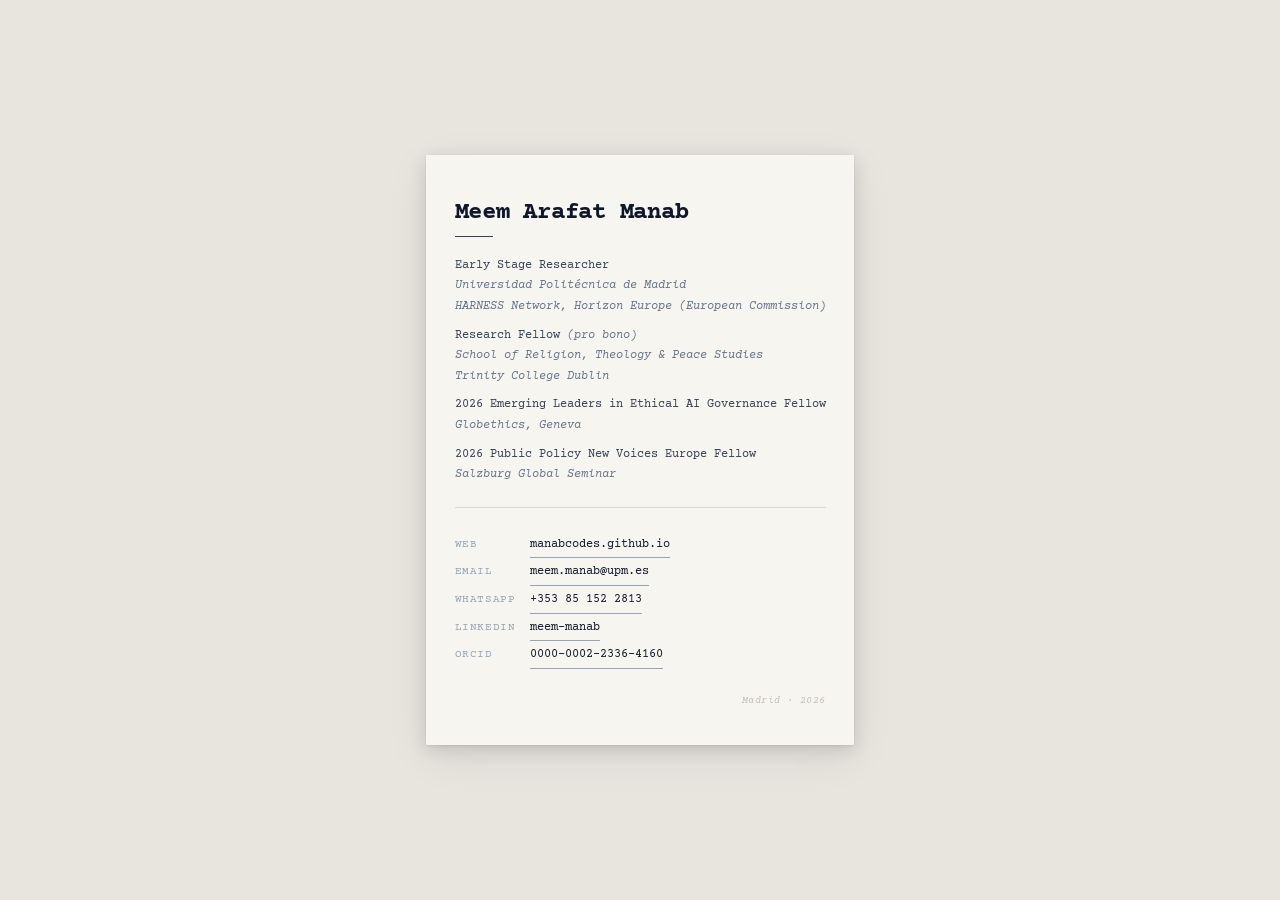
<file: card/index.html>
<!DOCTYPE html>
<html lang="en">
<head>
<meta charset="UTF-8">
<meta name="viewport" content="width=device-width, initial-scale=1.0, maximum-scale=1.0">
<meta name="theme-color" content="#F7F5F0">
<title>Meem Arafat Manab</title>
<link href="https://fonts.googleapis.com/css2?family=Courier+Prime:ital,wght@0,400;0,700;1,400&display=swap" rel="stylesheet">
<style>
* { box-sizing: border-box; margin: 0; padding: 0; }

html, body {
  min-height: 100%;
  background: #e8e4de;
  display: flex;
  align-items: center;
  justify-content: center;
  font-family: 'Courier Prime', 'Courier New', monospace;
  padding: 1.5rem;
}

.card {
  background: #F7F5F0;
  width: 100%;
  max-width: 440px;
  padding: 2.8rem 1.8rem 2.4rem;
  box-shadow:
    0 1px 2px rgba(0,0,0,0.08),
    0 4px 16px rgba(0,0,0,0.12),
    0 12px 40px rgba(0,0,0,0.08);
}

.name {
  font-size: 1.5rem;
  font-weight: 700;
  letter-spacing: -0.01em;
  line-height: 1.1;
  color: #0f172a;
  margin-bottom: 0.6rem;
}

.rule {
  width: 2.4rem;
  height: 1.5px;
  background: #334155;
  margin-bottom: 1.1rem;
}

.role {
  font-size: 0.78rem;
  color: #334155;
  line-height: 1.65;
  margin-bottom: 0.5rem;
}

.role em {
  font-style: italic;
  color: #64748b;
}

.separator {
  height: 1px;
  background: #ddd9d2;
  margin: 1.4rem 0;
}

.contact {
  font-size: 0.78rem;
  line-height: 2.1;
  color: #334155;
}

.contact a {
  color: #0f172a;
  text-decoration: none;
  border-bottom: 1px solid #94a3b8;
  padding-bottom: 0.5px;
}

.contact a:hover { border-color: #0f172a; }

.contact .row {
  display: flex;
  gap: 0.5rem;
  align-items: baseline;
}

.contact .label {
  color: #94a3b8;
  font-size: 0.68rem;
  text-transform: uppercase;
  letter-spacing: 0.06em;
  flex-shrink: 0;
  width: 4.2rem;
}

.corner {
  margin-top: 1.6rem;
  font-size: 0.65rem;
  color: #c4bfb7;
  letter-spacing: 0.04em;
  font-style: italic;
  text-align: right;
}
</style>
</head>
<body>
<div class="card">

  <div class="name">Meem Arafat Manab</div>
  <div class="rule"></div>

  <div class="role">
    Early Stage Researcher<br>
    <em>Universidad Polit&eacute;cnica de Madrid</em><br>
    <em>HARNESS Network, Horizon Europe (European Commission)</em>
  </div>

  <div class="role">
    Research Fellow <em>(pro bono)</em><br>
    <em>School of Religion, Theology &amp; Peace Studies</em><br>
    <em>Trinity College Dublin</em>
  </div>

  <div class="role">
    2026 Emerging Leaders in Ethical AI Governance Fellow<br>
    <em>Globethics, Geneva</em>
  </div>

  <div class="role">
    2026 Public Policy New Voices Europe Fellow<br>
    <em>Salzburg Global Seminar</em>
  </div>

  <div class="separator"></div>

  <div class="contact">
    <div class="row"><span class="label">web</span><a href="https://manabcodes.github.io" target="_blank">manabcodes.github.io</a></div>
    <div class="row"><span class="label">email</span><a href="mailto:meem.manab@upm.es">meem.manab@upm.es</a></div>
    <div class="row"><span class="label">whatsapp</span><a href="https://wa.me/353851522813">+353 85 152 2813</a></div>
    <div class="row"><span class="label">linkedin</span><a href="https://es.linkedin.com/in/meem-manab" target="_blank">meem-manab</a></div>
    <div class="row"><span class="label">orcid</span><a href="https://orcid.org/0000-0002-2336-4160" target="_blank">0000-0002-2336-4160</a></div>
  </div>

  <div class="corner">Madrid &middot; 2026</div>

</div>
</body>
</html>
</file>
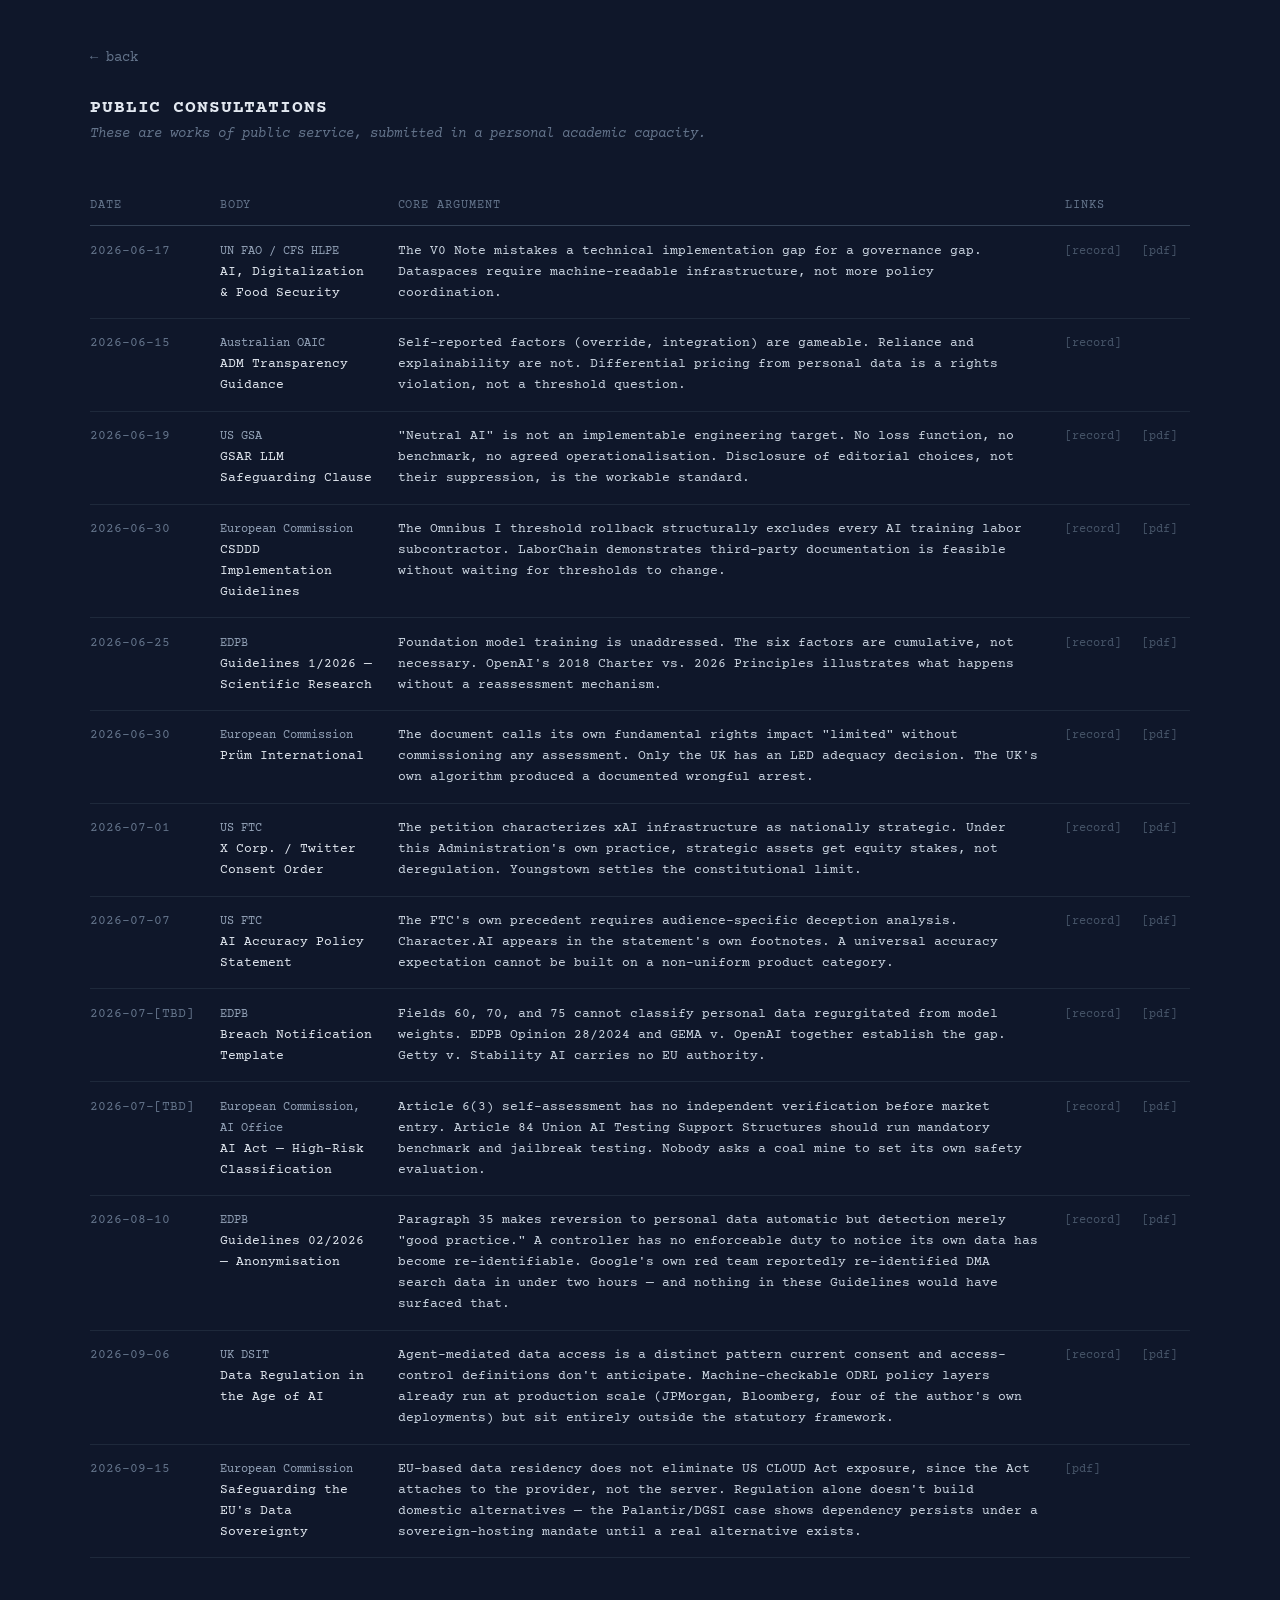
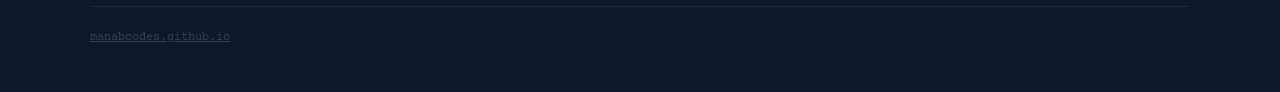
<file: consultations/index.html>
<!DOCTYPE html>
<html lang="en">
<head>
<meta charset="UTF-8">
<meta name="viewport" content="width=device-width, initial-scale=1.0">
<title>Public Consultations — Meem Arafat Manab</title>
<link href="https://fonts.googleapis.com/css2?family=Courier+Prime:ital,wght@0,400;0,700;1,400&display=swap" rel="stylesheet">
<style>
* { box-sizing: border-box; margin: 0; padding: 0; }

body {
  font-family: 'Courier Prime', 'Courier New', monospace;
  background: #0f172a;
  color: #e2e8f0;
  padding: 3rem 2rem;
  min-height: 100vh;
}

.container {
  max-width: 1100px;
  margin: 0 auto;
}

.back {
  color: #64748b;
  text-decoration: none;
  font-size: 0.85rem;
  display: inline-block;
  margin-bottom: 2rem;
}

.back:hover { color: #e2e8f0; }

h1 {
  font-size: 1.1rem;
  font-weight: 700;
  letter-spacing: 0.05em;
  text-transform: uppercase;
  color: #e2e8f0;
  margin-bottom: 0.5rem;
}

.tagline {
  font-size: 0.85rem;
  color: #64748b;
  margin-bottom: 3rem;
  font-style: italic;
}

table {
  width: 100%;
  border-collapse: collapse;
  font-size: 0.82rem;
  line-height: 1.6;
}

thead tr {
  border-bottom: 1px solid #334155;
}

th {
  text-align: left;
  padding: 0.4rem 0.8rem 0.6rem 0.8rem;
  color: #64748b;
  font-weight: 400;
  font-size: 0.75rem;
  text-transform: uppercase;
  letter-spacing: 0.08em;
}

th:first-child { padding-left: 0; }

td {
  padding: 0.9rem 0.8rem;
  border-bottom: 1px solid #1e293b;
  vertical-align: top;
}

td:first-child { padding-left: 0; }

.date { color: #64748b; white-space: nowrap; }

.body-name { color: #94a3b8; font-size: 0.78rem; }

.argument { color: #cbd5e1; }

.links { white-space: nowrap; }

.links a {
  color: #475569;
  text-decoration: none;
  font-size: 0.78rem;
  display: inline-block;
}

.links a:hover { color: #e2e8f0; }

.links a + a { margin-left: 0.8rem; }

.links a::before { content: '['; }
.links a::after  { content: ']'; }

tr:hover td { background: #1e293b; }

footer {
  margin-top: 3rem;
  font-size: 0.75rem;
  color: #334155;
  border-top: 1px solid #1e293b;
  padding-top: 1.5rem;
}

footer a { color: #334155; }
footer a:hover { color: #64748b; }

@media (max-width: 700px) {
  body { padding: 1.5rem 1rem; }
  .argument { display: none; }
  th.arg-col { display: none; }
}
</style>
</head>
<body>
<div class="container">

  <a class="back" href="../index.html">&larr; back</a>

  <h1>Public Consultations</h1>
  <p class="tagline">These are works of public service, submitted in a personal academic capacity.</p>

  <table>
    <thead>
      <tr>
        <th>Date</th>
        <th>Body</th>
        <th class="arg-col">Core argument</th>
        <th>Links</th>
      </tr>
    </thead>
    <tbody>

      <tr>
        <td class="date">2026-06-17</td>
        <td><span class="body-name">UN FAO / CFS HLPE</span><br>AI, Digitalization &amp; Food Security</td>
        <td class="argument arg-col">The V0 Note mistakes a technical implementation gap for a governance gap. Dataspaces require machine-readable infrastructure, not more policy coordination.</td>
        <td class="links">
          <a href="https://www.fao.org/docs/devhlpelibraries/default-document-library/hlpe-fsn-proceedings-artificial-intelligence.pdf#page=36" target="_blank">record</a>
          <a href="2026-06_FAO_HLPE-FSN-AI-food-security.pdf" target="_blank">pdf</a>
        </td>
      </tr>

      <tr>
        <td class="date">2026-06-15</td>
        <td><span class="body-name">Australian OAIC</span><br>ADM Transparency Guidance</td>
        <td class="argument arg-col">Self-reported factors (override, integration) are gameable. Reliance and explainability are not. Differential pricing from personal data is a rights violation, not a threshold question.</td>
        <td class="links">
          <a href="https://www.oaic.gov.au/engage-with-us/consultations/consultation-on-guidance-for-transparency-in-automated-decision-making" target="_blank">record</a>
          <!-- <a href="2026-06_OAIC_ADM-transparency.pdf" target="_blank">pdf</a> -->
        </td>
      </tr>

      <tr>
        <td class="date">2026-06-19</td>
        <td><span class="body-name">US GSA</span><br>GSAR LLM Safeguarding Clause</td>
        <td class="argument arg-col">"Neutral AI" is not an implementable engineering target. No loss function, no benchmark, no agreed operationalisation. Disclosure of editorial choices, not their suppression, is the workable standard.</td>
        <td class="links">
          <a href="https://www.regulations.gov/comment/GSA-GSAR-2026-0331-0002" target="_blank">record</a>
          <a href="2026-06_GSA_GSAR-LLM-safeguarding_v1.pdf" target="_blank">pdf</a>
        </td>
      </tr>

      <tr>
        <td class="date">2026-06-30</td>
        <td><span class="body-name">European Commission</span><br>CSDDD Implementation Guidelines</td>
        <td class="argument arg-col">The Omnibus I threshold rollback structurally excludes every AI training labor subcontractor. LaborChain demonstrates third-party documentation is feasible without waiting for thresholds to change.</td>
        <td class="links">
          <a href="https://ec.europa.eu/info/law/better-regulation/have-your-say/initiatives/14028-Corporate-sustainability-due-diligence-development-of-guidelines_en" target="_blank">record</a>
          <a href="2026-06_EC_CSDDD-implementation-guidelines.pdf" target="_blank">pdf</a>
        </td>
      </tr>

      <tr>
        <td class="date">2026-06-25</td>
        <td><span class="body-name">EDPB</span><br>Guidelines 1/2026 — Scientific Research</td>
        <td class="argument arg-col">Foundation model training is unaddressed. The six factors are cumulative, not necessary. OpenAI's 2018 Charter vs. 2026 Principles illustrates what happens without a reassessment mechanism.</td>
        <td class="links">
          <a href="https://www.edpb.europa.eu/our-work-tools/documents/public-consultations/2026/guidelines-12026-processing-personal-data_en" target="_blank">record</a>
          <a href="2026-06_EDPB_Guidelines-1-2026-scientific-research_v1.pdf" target="_blank">pdf</a>
        </td>
      </tr>

      <tr>
        <td class="date">2026-06-30</td>
        <td><span class="body-name">European Commission</span><br>Pr&uuml;m International</td>
        <td class="argument arg-col">The document calls its own fundamental rights impact "limited" without commissioning any assessment. Only the UK has an LED adequacy decision. The UK's own algorithm produced a documented wrongful arrest.</td>
        <td class="links">
          <a href="https://ec.europa.eu/info/law/better-regulation/have-your-say/initiatives/17213-Police-cooperation-EU-rules-on-the-automated-search-and-exchange-of-biometric-data-with-non-EU-countries/feedback_en?p_id=24524" target="_blank">record</a>
          <a href="2026-06_EC_Prum-International-biometric-data_v1.pdf" target="_blank">pdf</a>
        </td>
      </tr>

      <tr>
        <td class="date">2026-07-01</td>
        <td><span class="body-name">US FTC</span><br>X Corp. / Twitter Consent Order</td>
        <td class="argument arg-col">The petition characterizes xAI infrastructure as nationally strategic. Under this Administration's own practice, strategic assets get equity stakes, not deregulation. Youngstown settles the constitutional limit.</td>
        <td class="links">
          <a href="https://www.regulations.gov/comment/FTC-2026-0727-0062" target="_blank">record</a>
          <a href="2026-06_FTC_X-Corp-consent-order_v1.pdf" target="_blank">pdf</a>
        </td>
      </tr>

      <tr>
        <td class="date">2026-07-07</td>
        <td><span class="body-name">US FTC</span><br>AI Accuracy Policy Statement</td>
        <td class="argument arg-col">The FTC's own precedent requires audience-specific deception analysis. Character.AI appears in the statement's own footnotes. A universal accuracy expectation cannot be built on a non-uniform product category.</td>
        <td class="links">
          <a href="https://www.regulations.gov/comment/FTC-2026-0859-0012" target="_blank">record</a>
          <a href="2026-07_FTC_AI-accuracy-policy-statement_v1.pdf" target="_blank">pdf</a>
        </td>
      </tr>

      <tr>
        <td class="date">2026-07-[TBD]</td>
        <td><span class="body-name">EDPB</span><br>Breach Notification Template</td>
        <td class="argument arg-col">Fields 60, 70, and 75 cannot classify personal data regurgitated from model weights. EDPB Opinion 28/2024 and GEMA v. OpenAI together establish the gap. Getty v. Stability AI carries no EU authority.</td>
        <td class="links">
          <a href="https://www.edpb.europa.eu/our-work-tools/documents/public-consultations/2026/template-personal-data-breach-notification_en" target="_blank">record</a>
          <a href="2026-06_EDPB_breach-notification-template_v1.pdf" target="_blank">pdf</a>
        </td>
      </tr>

      <tr>
        <td class="date">2026-07-[TBD]</td>
        <td><span class="body-name">European Commission, AI Office</span><br>AI Act — High-Risk Classification</td>
        <td class="argument arg-col">Article 6(3) self-assessment has no independent verification before market entry. Article 84 Union AI Testing Support Structures should run mandatory benchmark and jailbreak testing. Nobody asks a coal mine to set its own safety evaluation.</td>
        <td class="links">
          <a href="https://digital-strategy.ec.europa.eu/en/consultations/targeted-consultation-draft-guidelines-classification-high-risk-artificial-intelligence-systems" target="_blank">record</a>
          <a href="2026-06_EC_AI-Act-high-risk-classification_v1.pdf" target="_blank">pdf</a>
        </td>
      </tr>

            <tr>
        <td class="date">2026-08-10</td>
        <td><span class="body-name">EDPB</span><br>Guidelines 02/2026 — Anonymisation</td>
        <td class="argument arg-col">Paragraph 35 makes reversion to personal data automatic but detection merely "good practice." A controller has no enforceable duty to notice its own data has become re-identifiable. Google's own red team reportedly re-identified DMA search data in under two hours &mdash; and nothing in these Guidelines would have surfaced that.</td>
        <td class="links">
          <a href="https://www.edpb.europa.eu/our-work-tools/documents/public-consultations/2026/guidelines-022026-anonymisation_en" target="_blank">record</a>
          <a href="2026-08_EDPB_Guidelines-02-2026-anonymisation_v1.pdf" target="_blank">pdf</a>
        </td>
      </tr>

      <tr>
        <td class="date">2026-09-06</td>
        <td><span class="body-name">UK DSIT</span><br>Data Regulation in the Age of AI</td>
        <td class="argument arg-col">Agent-mediated data access is a distinct pattern current consent and access-control definitions don't anticipate. Machine-checkable ODRL policy layers already run at production scale (JPMorgan, Bloomberg, four of the author's own deployments) but sit entirely outside the statutory framework.</td>
        <td class="links">
          <a href="https://www.gov.uk/government/calls-for-evidence/data-regulation-in-the-age-of-ai" target="_blank">record</a>
          <a href="2026-08_UK_DSIT_data-regulation-AI_v1.pdf" target="_blank">pdf</a>
        </td>
      </tr>

      <tr>
        <td class="date">2026-09-15</td>
        <td><span class="body-name">European Commission</span><br>Safeguarding the EU's Data Sovereignty</td>
        <td class="argument arg-col">EU-based data residency does not eliminate US CLOUD Act exposure, since the Act attaches to the provider, not the server. Regulation alone doesn't build domestic alternatives &mdash; the Palantir/DGSI case shows dependency persists under a sovereign-hosting mandate until a real alternative exists.</td>
        <td class="links">
          <!-- <a href="RECORD_URL_HERE" target="_blank">record</a> -->
          <a href="2026-09_EC_targeted-consultation-EU-data-sovereignty_v1.pdf" target="_blank">pdf</a>
        </td>
      </tr>

    </tbody>
  </table>

  <footer>
    <a href="../index.html">manabcodes.github.io</a>
  </footer>

</div>
</body>
</html>
</file>
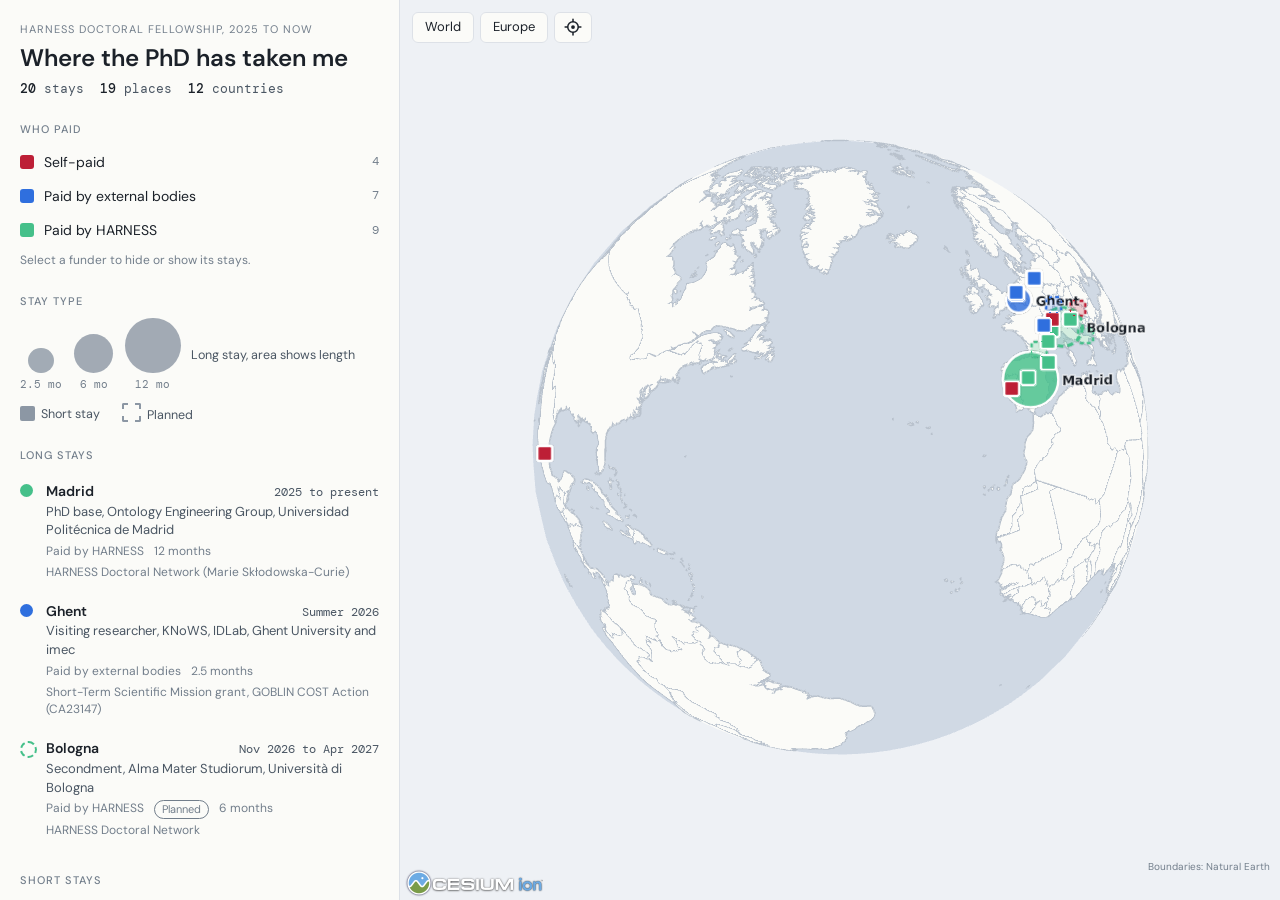
<file: travel/index.html>
<!doctype html><html><head><meta charset=utf8><meta name=viewport content="width=device-width,initial-scale=1,viewport-fit=cover"><style>:root{color-scheme:light;box-sizing:border-box;padding-top:env(safe-area-inset-top,0px);padding-bottom:env(safe-area-inset-bottom,0px)}html{scroll-padding-top:env(safe-area-inset-top,0px)}body{margin:0;padding:0;font:14px -apple-system,BlinkMacSystemFont,sans-serif;background:#fff;color:#000}img{max-width:100%}[hidden]:not([hidden=until-found i]){display:none!important}</style></head><body>
<title>PhD Travel Globe</title>
<link rel="preconnect" href="https://fonts.googleapis.com">
<link rel="preconnect" href="https://fonts.gstatic.com" crossorigin>
<link rel="stylesheet" href="https://fonts.googleapis.com/css2?family=DM+Mono:wght@400;500&family=DM+Sans:wght@400;500;600&display=swap">
<link rel="stylesheet" href="cesium/Widgets/widgets.css">
<style>
  /* Layout: list panel on the left, globe on the right; stacked (globe first) on phones. */
  :root {
    --bg: #eef1f5;        /* page and space behind the globe */
    --panel: #fbfbf8;
    --ink: #1b2129;
    --ink2: #4a5663;
    --muted: #727e8b;
    --line: #dde1e7;
    --sel: #e9edf3;
    --ocean: #d0d9e4;
    --land: #fbfbf8;
    --border: #b9c2cd;
    --label: rgba(27, 33, 41, 1);
    --halo: rgba(255, 255, 255, 0.92);
    --key: #8c97a4;
    --font: "DM Sans", system-ui, -apple-system, "Segoe UI", sans-serif;
    --mono: "DM Mono", ui-monospace, "SF Mono", Menlo, monospace;
    /* funder colours: written by the script from stays.json so map and list always match */
    --c-self: #bd1f36;
    --c-external: #2f6fde;
    --c-harness: #45c08a;
  }
  @media (prefers-color-scheme: dark) {
    :root:not([data-theme="light"]) {
      --bg: #0b0f14; --panel: #151a21; --ink: #e8ebef; --ink2: #b4bdc8; --muted: #8a95a2;
      --line: #28303a; --sel: #202934; --ocean: #131a22; --land: #27303b; --border: #3b4653;
      --label: rgba(232, 235, 239, 1); --halo: rgba(16, 20, 26, 0.92); --key: #7f8b98;
      color-scheme: dark;
    }
  }
  :root[data-theme="dark"] {
    --bg: #0b0f14; --panel: #151a21; --ink: #e8ebef; --ink2: #b4bdc8; --muted: #8a95a2;
    --line: #28303a; --sel: #202934; --ocean: #131a22; --land: #27303b; --border: #3b4653;
    --label: rgba(232, 235, 239, 1); --halo: rgba(16, 20, 26, 0.92); --key: #7f8b98;
    color-scheme: dark;
  }

  [hidden] { display: none !important; }
  html, body { height: 100%; }
  body { background: var(--bg); color: var(--ink); font-family: var(--font); font-size: 14px; line-height: 1.45; overflow: hidden; }
  button { font: inherit; color: inherit; }
  :focus-visible { outline: 2px solid var(--ink); outline-offset: 2px; }

  .app { display: grid; grid-template-columns: minmax(320px, 400px) 1fr; height: 100%; }
  .panel { background: var(--panel); border-right: 1px solid var(--line); overflow-y: auto; padding: 22px 20px 28px; min-width: 0; }
  .stage { position: relative; min-width: 0; min-height: 0; background: var(--bg); }
  #globe { position: absolute; inset: 0; }
  #globe .cesium-viewer, #globe .cesium-viewer-cesiumWidgetContainer, #globe .cesium-widget, #globe canvas { width: 100%; height: 100%; }
  .cesium-widget-credits { font-size: 10px; }

  .eyebrow { font-size: 11px; letter-spacing: 0.09em; text-transform: uppercase; color: var(--muted); margin: 0 0 6px; }
  h1 { font-size: 24px; line-height: 1.15; font-weight: 600; margin: 0 0 8px; text-wrap: balance; }
  .stats { display: flex; flex-wrap: wrap; gap: 4px 16px; margin: 0; font-family: var(--mono); font-size: 12.5px; color: var(--ink2); }
  .stats b { font-weight: 500; color: var(--ink); }

  h2 { font-size: 11px; letter-spacing: 0.09em; text-transform: uppercase; color: var(--muted); font-weight: 500; margin: 0 0 8px; }
  section { margin-top: 24px; }

  /* legend */
  .funders { display: flex; flex-direction: column; gap: 2px; margin: 0 -8px; }
  .funder { display: grid; grid-template-columns: 14px 1fr auto; align-items: center; gap: 10px; padding: 6px 8px; border: 0; background: none; border-radius: 6px; cursor: pointer; text-align: left; }
  .funder:hover { background: var(--sel); }
  .funder .sw { width: 14px; height: 14px; border-radius: 3px; background: var(--fc); }
  .funder .n { font-family: var(--mono); font-size: 12px; color: var(--muted); }
  .funder[aria-pressed="false"] { opacity: 0.45; }
  .funder[aria-pressed="false"] .sw { background: transparent; box-shadow: inset 0 0 0 2px var(--fc); }
  .hint { margin: 6px 0 0; color: var(--muted); font-size: 12px; }

  .key { display: flex; flex-wrap: wrap; align-items: center; gap: 10px 22px; margin-top: 4px; color: var(--ink2); font-size: 12.5px; }
  .key .grp { display: flex; align-items: center; gap: 10px; }
  .key .circ { display: flex; flex-direction: column; align-items: center; gap: 4px; font-family: var(--mono); font-size: 11px; color: var(--muted); }
  .key .circ i { display: block; border-radius: 50%; background: var(--key); opacity: 0.8; }
  .key .sq { display: inline-block; width: 15px; height: 15px; border-radius: 2px; background: var(--key); vertical-align: -3px; margin-right: 6px; }
  .key .sq.dash { background: transparent; box-shadow: none; border: 2px dashed var(--key); width: 15px; height: 15px; }
  .key .circ-row { display: flex; align-items: flex-end; gap: 12px; }

  /* list */
  ul { list-style: none; margin: 0 -8px; padding: 0; display: flex; flex-direction: column; gap: 2px; }
  .row { display: grid; grid-template-columns: 16px 1fr; gap: 0 10px; width: 100%; padding: 9px 8px; border: 0; border-radius: 6px; background: none; text-align: left; cursor: pointer; }
  .row:hover { background: var(--sel); }
  .row.is-selected { background: var(--sel); box-shadow: inset 3px 0 0 var(--fc); }
  .glyph { width: 13px; height: 13px; margin-top: 3px; background: var(--fc); }
  .glyph.circle { border-radius: 50%; }
  .glyph.square { border-radius: 2px; }
  .glyph.planned { background: transparent; border: 2px dashed var(--fc); }
  .head { display: flex; justify-content: space-between; align-items: baseline; gap: 10px; min-width: 0; }
  .place { font-weight: 600; }
  .when { font-family: var(--mono); font-size: 12px; color: var(--ink2); white-space: nowrap; }
  .what { color: var(--ink2); font-size: 13px; margin-top: 1px; }
  .meta { display: flex; flex-wrap: wrap; gap: 4px 10px; margin-top: 3px; font-size: 12px; color: var(--muted); }
  .chip { border: 1px solid var(--muted); border-radius: 99px; padding: 0 7px; font-size: 11px; line-height: 17px; }
  .row[hidden] { display: none; }

  /* map overlay */
  .views { position: absolute; top: 12px; left: 12px; display: flex; gap: 6px; z-index: 3; }
  .views button { background: var(--panel); border: 1px solid var(--line); border-radius: 6px; padding: 5px 12px; cursor: pointer; font-size: 13px; }
  .views button:hover { background: var(--sel); }
  .views button.icon { display: grid; place-items: center; padding: 5px 9px; }
  .views button.icon.busy svg { animation: pulse 0.9s ease-in-out infinite; }
  .views button.icon.on { color: #7a4dff; }
  @keyframes pulse { 50% { opacity: 0.3; } }
  @media (prefers-reduced-motion: reduce) { .views button.icon.busy svg { animation: none; opacity: 0.5; } }
  .key .me { display: inline-block; width: 12px; height: 12px; border-radius: 50%; background: #7a4dff; border: 2px solid #fff; box-shadow: 0 0 0 1px var(--muted); vertical-align: -3px; margin-right: 7px; }
  .tip { position: absolute; z-index: 4; pointer-events: none; background: var(--panel); color: var(--ink); border: 1px solid var(--line); border-radius: 6px; padding: 7px 10px; font-size: 12.5px; max-width: 260px; box-shadow: 0 4px 14px rgba(0,0,0,0.18); }
  .tip b { display: block; font-weight: 600; }
  .tip span { color: var(--ink2); display: block; }
  .tip i { display: inline-block; width: 9px; height: 9px; border-radius: 2px; margin-right: 6px; background: var(--fc); }
  .status { position: absolute; inset: 0; display: grid; place-items: center; color: var(--muted); z-index: 2; background: var(--bg); }
  .status[hidden] { display: none; }
  .credit { position: absolute; right: 10px; bottom: 26px; z-index: 3; font-size: 10px; color: var(--muted); }

  @media (max-width: 760px) {
    .app { grid-template-columns: 1fr; grid-template-rows: minmax(300px, 52%) 1fr; }
    .stage { order: -1; }
    .panel { border-right: 0; border-top: 1px solid var(--line); padding: 18px 16px 28px; }
    h1 { font-size: 21px; }
  }
</style>

<div class="app">
  <aside class="panel" aria-label="Stays">
    <p class="eyebrow">HARNESS doctoral fellowship, 2025 to now</p>
    <h1>Where the PhD has taken me</h1>
    <p class="stats" id="stats"></p>

    <section aria-labelledby="h-funder">
      <h2 id="h-funder">Who paid</h2>
      <div class="funders" id="funders" role="group" aria-label="Filter by funder"></div>
      <p class="hint">Select a funder to hide or show its stays.</p>
    </section>

    <section aria-labelledby="h-key">
      <h2 id="h-key">Stay type</h2>
      <div class="key" id="key"></div>
    </section>

    <section aria-labelledby="h-long">
      <h2 id="h-long">Long stays</h2>
      <ul id="list-long"></ul>
    </section>

    <section aria-labelledby="h-short">
      <h2 id="h-short">Short stays</h2>
      <ul id="list-short"></ul>
    </section>
  </aside>

  <main class="stage">
    <div id="globe" role="img" aria-label="Globe with markers for each place visited during the PhD. The same stays are listed in the panel."></div>
    <div class="views" role="group" aria-label="Camera">
      <button type="button" id="v-world">World</button>
      <button type="button" id="v-europe">Europe</button>
      <button type="button" id="v-me" class="icon" aria-label="Show my location" title="Show my location">
        <svg viewBox="0 0 24 24" width="18" height="18" fill="none" stroke="currentColor" stroke-width="2" stroke-linecap="round" aria-hidden="true"><circle cx="12" cy="12" r="7"/><circle cx="12" cy="12" r="2.5" fill="currentColor" stroke="none"/><path d="M12 1.5v3M12 19.5v3M1.5 12h3M19.5 12h3"/></svg>
      </button>
    </div>
    <div class="tip" id="tip" hidden></div>
    <div class="credit">Boundaries: Natural Earth</div>
    <div class="status" id="status">Loading map…</div>
  </main>
</div>

<script>window.CESIUM_BASE_URL = "cesium/";</script>
<script src="cesium/Cesium.js"></script>
<script>
(async function () {
  const root = document.documentElement;
  const mq = matchMedia("(prefers-color-scheme: dark)");
  const theme = () => root.dataset.theme === "dark" ? "dark" : root.dataset.theme === "light" ? "light" : (mq.matches ? "dark" : "light");

  const [data, countries] = await Promise.all([
    fetch("stays.json").then(r => r.json()),
    fetch("countries.geojson").then(r => r.json())
  ]);
  const stays = data.stays, funders = data.funders, meta = data.meta;
  const byId = Object.fromEntries(stays.map(s => [s.id, s]));

  /* ---------- globe ---------- */
  const viewer = new Cesium.Viewer("globe", {
    baseLayer: false, animation: false, timeline: false, baseLayerPicker: false, geocoder: false,
    homeButton: false, infoBox: false, sceneModePicker: false, selectionIndicator: false,
    navigationHelpButton: false, fullscreenButton: false, skyBox: false, skyAtmosphere: false,
    requestRenderMode: true, maximumRenderTimeChange: Infinity, msaaSamples: 4
  });
  const scene = viewer.scene;
  scene.globe.showGroundAtmosphere = false;
  scene.globe.enableLighting = false;
  scene.fog.enabled = false;
  if (scene.sun) scene.sun.show = false;
  if (scene.moon) scene.moon.show = false;
  scene.screenSpaceCameraController.minimumZoomDistance = 60000;
  scene.screenSpaceCameraController.maximumZoomDistance = 4.2e7;

  /* Basemap: country polygons as two flat-coloured primitives (fill and borders), so the sun
     never shades the land and the colours can follow the page theme. */
  const toCart = ring => Cesium.Cartesian3.fromDegreesArray(ring.slice(0, -1).flat());
  const toCartH = ring => Cesium.Cartesian3.fromDegreesArrayHeights(ring.slice(0, -1).flatMap(p => [p[0], p[1], 800]));
  const fillInst = [], lineInst = [];
  for (const f of countries.features) {
    const g = f.geometry;
    const parts = g.type === "Polygon" ? [g.coordinates] : g.coordinates;
    for (const rings of parts) {
      const hierarchy = new Cesium.PolygonHierarchy(toCart(rings[0]), rings.slice(1).map(r => new Cesium.PolygonHierarchy(toCart(r))));
      fillInst.push(new Cesium.GeometryInstance({ geometry: new Cesium.PolygonGeometry({
        polygonHierarchy: hierarchy, height: 300,
        vertexFormat: Cesium.MaterialAppearance.MaterialSupport.BASIC.vertexFormat }) }));
      for (const r of rings) {
        lineInst.push(new Cesium.GeometryInstance({ geometry: new Cesium.PolylineGeometry({
          positions: toCartH(r), width: 1,
          vertexFormat: Cesium.PolylineMaterialAppearance.VERTEX_FORMAT }) }));
      }
    }
  }
  const fillApp = new Cesium.MaterialAppearance({
    material: Cesium.Material.fromType("Color", { color: Cesium.Color.WHITE }),
    materialSupport: Cesium.MaterialAppearance.MaterialSupport.BASIC, flat: true, translucent: false, faceForward: false });
  const lineApp = new Cesium.PolylineMaterialAppearance({ material: Cesium.Material.fromType("Color", { color: Cesium.Color.GRAY }) });
  const landFill = scene.primitives.add(new Cesium.Primitive({ geometryInstances: fillInst, appearance: fillApp, asynchronous: true, allowPicking: false, releaseGeometryInstances: true }));
  const landLines = scene.primitives.add(new Cesium.Primitive({ geometryInstances: lineInst, appearance: lineApp, asynchronous: true, allowPicking: false, releaseGeometryInstances: true }));
  const ds = await Cesium.CzmlDataSource.load("stays.czml");
  await viewer.dataSources.add(ds);

  /* ---------- panel ---------- */
  const $ = id => document.getElementById(id);
  $("stats").innerHTML = `<span><b>${meta.stays}</b> stays</span><span><b>${meta.places}</b> places</span><span><b>${meta.countries}</b> countries</span>`;

  const hidden = new Set();
  const fbox = $("funders");
  Object.keys(funders).forEach(k => {
    const b = document.createElement("button");
    b.type = "button"; b.className = "funder"; b.dataset.k = k; b.setAttribute("aria-pressed", "true");
    b.style.setProperty("--fc", `var(--c-${k})`);
    b.innerHTML = `<span class="sw"></span><span>${funders[k].label}</span><span class="n">${meta.counts[k]}</span>`;
    b.addEventListener("click", () => {
      hidden.has(k) ? hidden.delete(k) : hidden.add(k);
      b.setAttribute("aria-pressed", String(!hidden.has(k)));
      refreshVisibility();
    });
    fbox.appendChild(b);
  });

  const key = $("key");
  const sizes = meta.circle_key;
  key.innerHTML =
    `<div class="grp"><div class="circ-row">${sizes.map(c =>
      `<div class="circ"><i style="width:${c.d}px;height:${c.d}px"></i>${c.months} mo</div>`).join("")}</div>
      <span>Long stay, area shows length</span></div>
     <div><span class="sq"></span>Short stay</div>
     <div><span class="sq dash"></span>Planned</div>
     <div id="key-me" hidden><span class="me"></span>Your location</div>`;

  const rows = {};
  function addRow(s) {
    const li = document.createElement("li");
    const b = document.createElement("button");
    b.type = "button"; b.className = "row"; b.dataset.id = s.id;
    b.style.setProperty("--fc", `var(--c-${s.funder})`);
    const note = s.funder_note ? ` · ${s.funder_note}` : "";
    b.innerHTML =
      `<span class="glyph ${s.kind === "long" ? "circle" : "square"}${s.status === "planned" ? " planned" : ""}"></span>
       <span>
         <span class="head"><span class="place">${s.place}</span><span class="when">${s.when}</span></span>
         <span class="what" style="display:block">${s.what}</span>
         <span class="meta"><span>${s.funder_label}${s.funder_note ? "" : ""}</span>${s.status === "planned" ? '<span class="chip">Planned</span>' : ""}${s.kind === "long" ? `<span>${s.months} months</span>` : ""}</span>
         ${s.funder_note ? `<span class="meta"><span>${s.funder_note}</span></span>` : ""}
       </span>`;
    b.addEventListener("click", () => select(s.id, { fly: true }));
    li.appendChild(b);
    $(s.kind === "long" ? "list-long" : "list-short").appendChild(li);
    rows[s.id] = { li, b };
  }
  stays.forEach(addRow);

  /* ---------- behaviour ---------- */
  let selected = null;
  function select(id, opts = {}) {
    selected = id;
    Object.entries(rows).forEach(([k, r]) => r.b.classList.toggle("is-selected", k === id));
    stays.forEach(s => { const e = ds.entities.getById(s.id); if (e) e.billboard.scale = s.id === id ? 1.25 : 1; });
    if (rows[id]) rows[id].b.scrollIntoView({ block: "nearest", behavior: "smooth" });
    if (opts.fly) {
      const s = byId[id];
      viewer.camera.flyTo({
        destination: Cesium.Cartesian3.fromDegrees(s.lon, s.lat, s.zoom),
        orientation: { heading: 0, pitch: -Math.PI / 2, roll: 0 }, duration: 1.6
      });
    }
    scene.requestRender();
  }

  function refreshVisibility() {
    stays.forEach(s => { rows[s.id].li.hidden = hidden.has(s.funder); });
    scene.requestRender();
  }

  /* Markers are drawn without depth testing, so hide the ones on the far side of the globe. */
  const occluder = new Cesium.EllipsoidalOccluder(Cesium.Ellipsoid.WGS84, viewer.camera.positionWC);
  const anchors = Object.fromEntries(stays.map(s => [s.id, Cesium.Cartesian3.fromDegrees(s.lon, s.lat, 0)]));
  scene.preRender.addEventListener(() => {
    occluder.cameraPosition = viewer.camera.positionWC;
    stays.forEach(s => {
      const e = ds.entities.getById(s.id);
      if (e) e.show = !hidden.has(s.funder) && occluder.isPointVisible(anchors[s.id]);
    });
  });

  function applyTheme() {
    const t = theme();
    const cs = getComputedStyle(root);
    const col = n => Cesium.Color.fromCssColorString(cs.getPropertyValue(n).trim());
    Object.keys(funders).forEach(k => root.style.setProperty(`--c-${k}`, funders[k][t]));
    // read the (possibly just changed) tokens after the browser has applied them
    const cs2 = getComputedStyle(root);
    const c2 = n => Cesium.Color.fromCssColorString(cs2.getPropertyValue(n).trim());
    scene.globe.baseColor = c2("--ocean");
    scene.backgroundColor = c2("--bg");
    fillApp.material.uniforms.color = c2("--land");
    lineApp.material.uniforms.color = c2("--border");
    stays.forEach(s => {
      const e = ds.entities.getById(s.id);
      if (!e) return;
      e.billboard.image = s.imgs[t];
      if (e.label) { e.label.fillColor = c2("--label"); e.label.outlineColor = c2("--halo"); }
    });
    scene.requestRender();
  }
  applyTheme();
  mq.addEventListener("change", applyTheme);
  new MutationObserver(applyTheme).observe(root, { attributes: true, attributeFilter: ["data-theme"] });

  /* camera presets */
  const portrait = () => viewer.canvas.clientWidth / viewer.canvas.clientHeight < 1.05;
  function go(lon, lat, h, fly) {
    const dest = Cesium.Cartesian3.fromDegrees(lon, lat, h);
    const orientation = { heading: 0, pitch: -Math.PI / 2, roll: 0 };
    fly ? viewer.camera.flyTo({ destination: dest, orientation, duration: 1.8 }) : viewer.camera.setView({ destination: dest, orientation });
  }
  const world = fly => go(-40, 36, portrait() ? 1.1e7 : 1.2e7, fly);
  const europe = fly => go(7, 46, portrait() ? 5.2e6 : 3.4e6, fly);
  world(false);
  $("v-world").addEventListener("click", () => world(true));
  $("v-europe").addEventListener("click", () => europe(true));

  /* "My location": fly to the visitor and drop a small purple dot. The position stays in the browser. */
  let mePos = null, meDot = null, meTimer = null;
  scene.preRender.addEventListener(() => { if (meDot) meDot.show = occluder.isPointVisible(mePos); });
  function meNote(text) {
    tip.innerHTML = text; tip.hidden = false;
    tip.style.left = "12px"; tip.style.top = "56px";
    clearTimeout(meTimer); meTimer = setTimeout(() => { tip.hidden = true; }, 3500);
  }
  $("v-me").addEventListener("click", () => {
    const btn = $("v-me");
    if (!navigator.geolocation) { meNote("This browser can't share a location."); return; }
    btn.classList.add("busy");
    navigator.geolocation.getCurrentPosition(pos => {
      const { latitude: lat, longitude: lon } = pos.coords;
      mePos = Cesium.Cartesian3.fromDegrees(lon, lat, 0);
      if (!meDot) {
        meDot = viewer.entities.add({ position: mePos, point: { pixelSize: 13,
          color: Cesium.Color.fromCssColorString("#7a4dff"), outlineColor: Cesium.Color.WHITE,
          outlineWidth: 3, disableDepthTestDistance: 1e10 } });
      } else meDot.position = mePos;
      btn.classList.remove("busy"); btn.classList.add("on");
      $("key-me").hidden = false;
      go(lon, lat, 1.5e6, true);
    }, () => {
      btn.classList.remove("busy");
      meNote("Location is blocked. Allow it for this site in your browser settings, then try again.");
    }, { timeout: 10000, maximumAge: 60000 });
  });

  /* picking and hover */
  const tip = $("tip");
  const handler = new Cesium.ScreenSpaceEventHandler(viewer.canvas);
  const stayAt = pos => { const p = scene.pick(pos); return p && p.id && byId[p.id.id] ? byId[p.id.id] : null; };
  handler.setInputAction(c => { const s = stayAt(c.position); if (s) select(s.id); }, Cesium.ScreenSpaceEventType.LEFT_CLICK);
  handler.setInputAction(m => {
    const s = stayAt(m.endPosition);
    viewer.canvas.style.cursor = s ? "pointer" : "";
    if (!s) { tip.hidden = true; return; }
    tip.style.setProperty("--fc", `var(--c-${s.funder})`);
    tip.innerHTML = `<b>${s.place}, ${s.when}</b><span>${s.what}</span><span><i></i>${s.funder_label}${s.status === "planned" ? " · planned" : ""}</span>`;
    tip.hidden = false;
    const box = viewer.canvas.getBoundingClientRect();
    const x = Math.min(m.endPosition.x + 14, box.width - 270), y = Math.max(8, m.endPosition.y - 10);
    tip.style.left = Math.max(8, x) + "px"; tip.style.top = y + "px";
  }, Cesium.ScreenSpaceEventType.MOUSE_MOVE);
  viewer.canvas.addEventListener("mouseleave", () => { tip.hidden = true; });

  window.addEventListener("resize", () => scene.requestRender());
  scene.requestRender();
  // geometry is built in web workers; keep rendering until it is ready, then drop the loading note
  let landReady = false;
  scene.postRender.addEventListener(() => {
    if (landFill.ready && landLines.ready) {
      if (!landReady) { landReady = true; $("status").hidden = true; window.__landReady = true; }
    } else scene.requestRender();
  });
  window.__map = { viewer, ds, select, go, world, europe };   // handy in the browser console
})().catch(err => {
  console.error(err);
  const s = document.getElementById("status");
  if (s) { s.hidden = false; s.textContent = "The map could not load. Check the console for details."; }
});
</script>

</body></html>
</file>
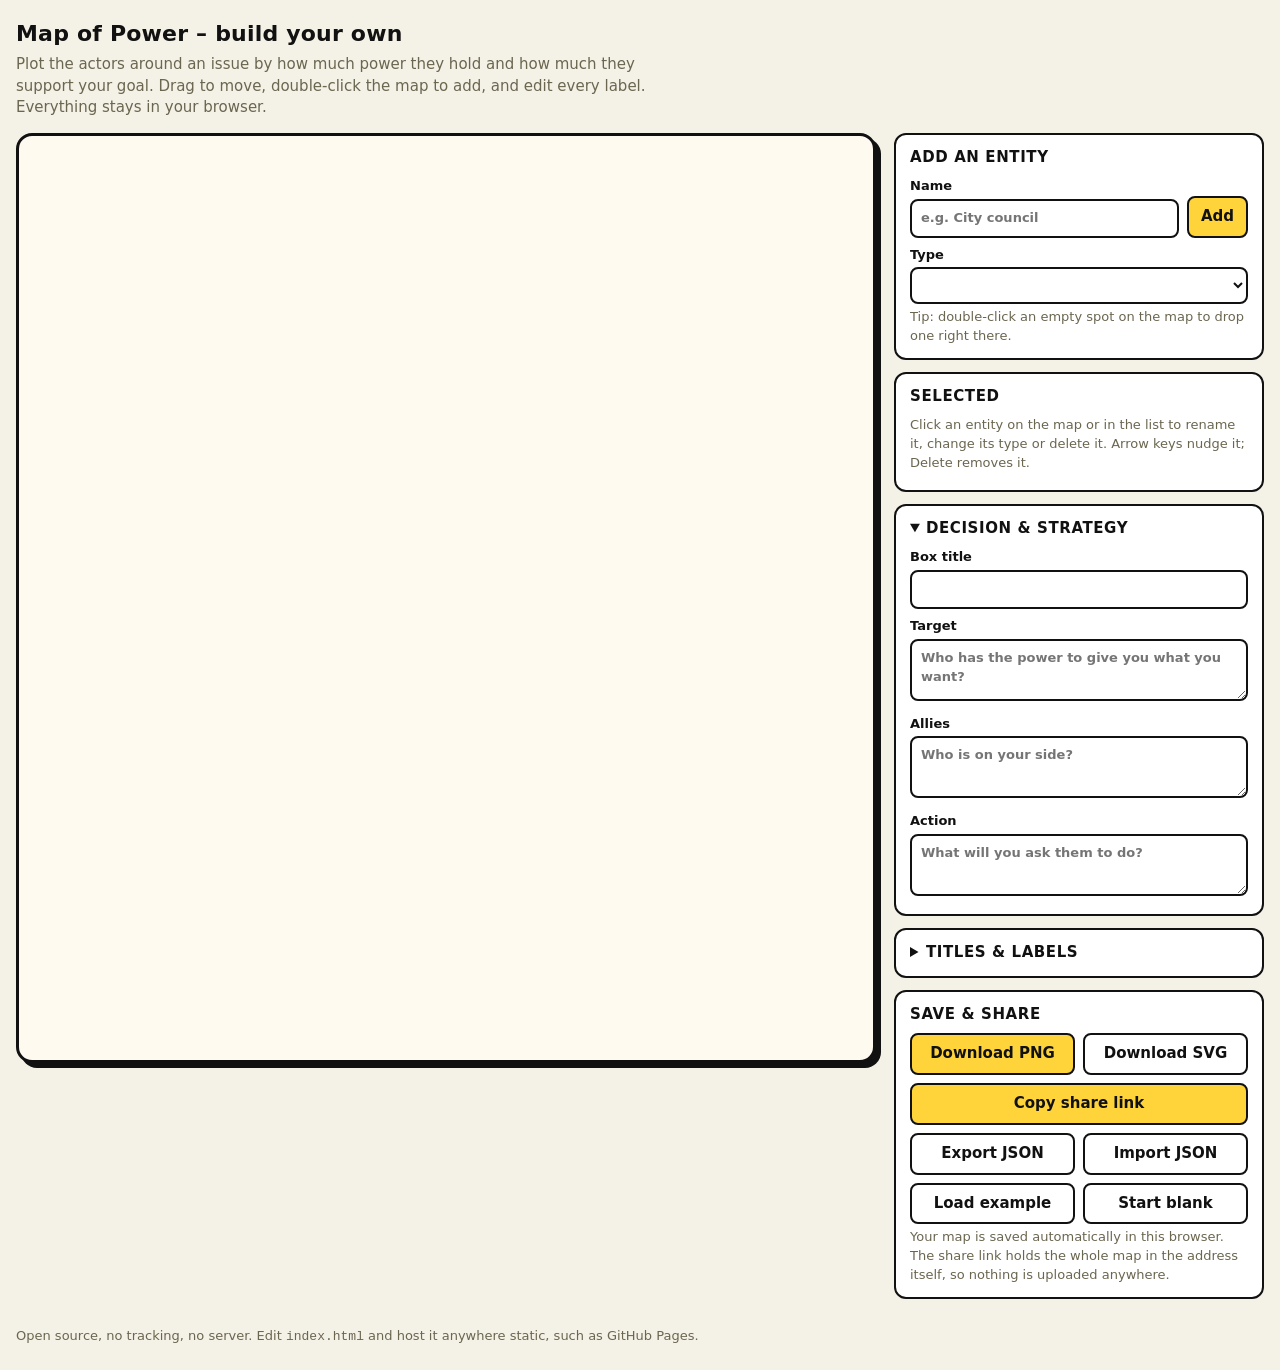
<file: power.html>
<!DOCTYPE html>
<html lang="en">
<head>
<meta charset="utf-8">
<meta name="viewport" content="width=device-width, initial-scale=1">
<meta name="color-scheme" content="light">
<title>Map of Power – build your own</title>
<meta name="description" content="Plot who has power over an issue and whether they support or oppose your goal. Drag entities across the map, edit everything, export as an image or share a link.">
<style>
  :root { --yellow:#ffd43b; --yellow-soft:#fff3bf; --ink:#111; --paper:#fffaf0; --bg:#f4f1e6; --muted:#6b6650; --blue:#1971c2; --red:#c92a2a; }
  * { box-sizing:border-box; }
  [hidden] { display:none !important; }
  body { margin:0; background:var(--bg); color:var(--ink); font:15px/1.45 system-ui,-apple-system,"Segoe UI",Roboto,Arial,sans-serif; }
  header.app { max-width:1500px; margin:0 auto; padding:18px 16px 0; }
  header.app h1 { margin:0; font-size:22px; letter-spacing:.2px; }
  header.app p { margin:4px 0 0; color:var(--muted); max-width:70ch; }
  .layout { display:grid; grid-template-columns:minmax(0,1fr) 370px; gap:18px; max-width:1500px; margin:0 auto; padding:14px 16px 28px; align-items:start; }
  @media (max-width:980px) { .layout { grid-template-columns:1fr; } }
  #stage { background:var(--paper); border:3px solid var(--ink); border-radius:16px; padding:6px; box-shadow:5px 5px 0 var(--ink); }
  svg#poster { width:100%; height:auto; display:block; user-select:none; -webkit-user-select:none; -webkit-touch-callout:none; }
  .ent { cursor:grab; touch-action:none; }
  .ent:active { cursor:grabbing; }
  .ent .ring { display:none; }
  .ent.sel .ring { display:inline; }
  .panel { display:flex; flex-direction:column; gap:12px; }
  .card { background:#fff; border:2px solid var(--ink); border-radius:12px; padding:12px 14px; }
  .card h2 { margin:0 0 8px; font-size:15px; text-transform:uppercase; letter-spacing:.6px; }
  .card h2 small { text-transform:none; letter-spacing:0; font-weight:400; color:var(--muted); }
  label { display:block; font-size:13px; font-weight:600; margin:8px 0 0; }
  input[type=text], textarea, select { width:100%; margin-top:3px; padding:8px 9px; font:inherit; border:2px solid var(--ink); border-radius:8px; background:#fff; color:var(--ink); }
  textarea { resize:vertical; min-height:62px; }
  input:focus, textarea:focus, select:focus, button:focus-visible { outline:3px solid var(--blue); outline-offset:1px; }
  .row { display:flex; gap:8px; align-items:flex-end; }
  .row > * { flex:1; }
  .row > .shrink { flex:0 0 auto; }
  button { font:inherit; font-weight:700; padding:8px 12px; border:2px solid var(--ink); border-radius:8px; background:#fff; color:var(--ink); cursor:pointer; }
  button:hover { background:var(--yellow-soft); }
  button.primary { background:var(--yellow); }
  button.primary:hover { background:#fcc419; }
  button.danger { background:#fff; color:var(--red); border-color:var(--red); }
  button.danger:hover { background:#fff0f0; }
  .muted { color:var(--muted); font-size:13px; margin:4px 0 0; }
  .chips { display:flex; flex-wrap:wrap; gap:6px; margin-top:6px; max-height:170px; overflow:auto; }
  .chip { padding:3px 9px; font-size:13px; font-weight:600; border-radius:99px; display:inline-flex; gap:6px; align-items:center; }
  .chip.on { background:var(--ink); color:#fff; }
  .chip .dot { width:11px; height:11px; border-radius:50%; border:2px solid var(--ink); background:var(--ink); flex:0 0 auto; }
  .chip.on .dot { border-color:#fff; }
  .chip .dot.authority { background:var(--yellow); }
  details > summary { cursor:pointer; font-weight:700; text-transform:uppercase; letter-spacing:.6px; font-size:15px; }
  details[open] > summary { margin-bottom:4px; }
  .grid2 { display:grid; grid-template-columns:1fr 1fr; gap:0 8px; }
  .btns { display:grid; grid-template-columns:1fr 1fr; gap:8px; }
  .btns .wide { grid-column:1 / -1; }
  footer { max-width:1500px; margin:0 auto; padding:0 16px 24px; color:var(--muted); font-size:13px; }
  #toast { position:fixed; left:50%; bottom:22px; transform:translateX(-50%); background:var(--ink); color:#fff; padding:9px 16px; border-radius:99px; font-weight:600; opacity:0; pointer-events:none; transition:opacity .2s; z-index:10; max-width:90vw; text-align:center; }
  #toast.show { opacity:1; }
</style>
</head>
<body>
<header class="app">
  <h1>Map of Power – build your own</h1>
  <p>Plot the actors around an issue by how much power they hold and how much they support your goal. Drag to move, double-click the map to add, and edit every label. Everything stays in your browser.</p>
</header>

<main class="layout">
  <div id="stage"><svg id="poster" xmlns="http://www.w3.org/2000/svg" viewBox="0 0 1200 1300" role="img" aria-label="Map of power"></svg></div>

  <aside class="panel">
    <section class="card">
      <h2>Add an entity</h2>
      <div class="row">
        <label style="margin:0">Name
          <input type="text" id="newName" maxlength="60" placeholder="e.g. City council" autocomplete="off">
        </label>
        <button class="primary shrink" id="addBtn" type="button">Add</button>
      </div>
      <label>Type <select id="newKind"><option value="influence"></option><option value="authority"></option></select></label>
      <p class="muted">Tip: double-click an empty spot on the map to drop one right there.</p>
    </section>

    <section class="card">
      <h2>Selected</h2>
      <p class="muted" id="selEmpty" style="margin-top:0">Click an entity on the map or in the list to rename it, change its type or delete it. Arrow keys nudge it; Delete removes it.</p>
      <div id="selForm" hidden>
        <label style="margin-top:0">Name <input type="text" id="selName" maxlength="60" autocomplete="off"></label>
        <label>Type <select id="selKind"><option value="influence"></option><option value="authority"></option></select></label>
        <div style="margin-top:10px"><button class="danger" id="selDel" type="button">Delete entity</button></div>
      </div>
      <div class="chips" id="chips" aria-label="All entities"></div>
    </section>

    <section class="card">
      <details open>
        <summary>Decision &amp; strategy</summary>
        <label>Box title <input type="text" data-bind="stratTitle" maxlength="40"></label>
        <label>Target <textarea data-bind="strat.target" maxlength="400" placeholder="Who has the power to give you what you want?"></textarea></label>
        <label>Allies <textarea data-bind="strat.allies" maxlength="400" placeholder="Who is on your side?"></textarea></label>
        <label>Action <textarea data-bind="strat.action" maxlength="400" placeholder="What will you ask them to do?"></textarea></label>
      </details>
    </section>

    <section class="card">
      <details>
        <summary>Titles &amp; labels</summary>
        <label>Map title <input type="text" data-bind="title" maxlength="40"></label>
        <div class="grid2">
          <label>Vertical axis <input type="text" data-bind="yTitle" maxlength="40"></label>
          <label>Horizontal axis <input type="text" data-bind="xTitle" maxlength="48"></label>
          <label>Vertical top <input type="text" data-bind="yHigh" maxlength="20"></label>
          <label>Vertical bottom <input type="text" data-bind="yLow" maxlength="20"></label>
          <label>Horizontal left <input type="text" data-bind="xLow" maxlength="20"></label>
          <label>Horizontal right <input type="text" data-bind="xHigh" maxlength="20"></label>
          <label>Top left <input type="text" data-bind="quad.tl" maxlength="40"></label>
          <label>Top right <input type="text" data-bind="quad.tr" maxlength="40"></label>
          <label>Bottom left <input type="text" data-bind="quad.bl" maxlength="40"></label>
          <label>Bottom right <input type="text" data-bind="quad.br" maxlength="40"></label>
        </div>
        <label>Legend: official-authority name <input type="text" data-bind="legend.0.n" maxlength="40"></label>
        <label>…and its description <input type="text" data-bind="legend.0.d" maxlength="120"></label>
        <label>Legend: influence name <input type="text" data-bind="legend.1.n" maxlength="40"></label>
        <label>…and its description <input type="text" data-bind="legend.1.d" maxlength="120"></label>
      </details>
    </section>

    <section class="card">
      <h2>Save &amp; share</h2>
      <div class="btns">
        <button class="primary" id="pngBtn" type="button">Download PNG</button>
        <button id="svgBtn" type="button">Download SVG</button>
        <button class="primary wide" id="linkBtn" type="button">Copy share link</button>
        <button id="jsonBtn" type="button">Export JSON</button>
        <button id="importBtn" type="button">Import JSON</button>
        <button id="exampleBtn" type="button">Load example</button>
        <button id="blankBtn" type="button">Start blank</button>
      </div>
      <input type="file" id="importFile" accept="application/json,.json" hidden>
      <p class="muted">Your map is saved automatically in this browser. The share link holds the whole map in the address itself, so nothing is uploaded anywhere.</p>
    </section>
  </aside>
</main>
<footer>Open source, no tracking, no server. Edit <code>index.html</code> and host it anywhere static, such as GitHub Pages.</footer>
<div id="toast" role="status" aria-live="polite"></div>

<script>
(function () {
  'use strict';

  // ---------- geometry of the poster (SVG user units) ----------
  var W = 1200, PX = 105, PY = 165, PW = 1060, PH = 760;
  var STORE = 'map-of-power-v1';
  var svg = document.getElementById('poster');

  // ---------- helpers ----------
  function $(id) { return document.getElementById(id); }
  function clamp(v, a, b) { return Math.max(a, Math.min(b, v)); }
  function esc(s) { return String(s).replace(/[&<>"']/g, function (c) { return { '&': '&amp;', '<': '&lt;', '>': '&gt;', '"': '&quot;', "'": '&#39;' }[c]; }); }
  function rid() { return 'e' + Math.random().toString(36).slice(2, 9); }
  function wrap(text, n) {
    var out = [];
    String(text).split('\n').forEach(function (para) {
      var line = '';
      para.split(/\s+/).filter(Boolean).forEach(function (w) {
        while (w.length > n) { if (line) { out.push(line); line = ''; } out.push(w.slice(0, n)); w = w.slice(n); }
        if (!line) line = w;
        else if ((line + ' ' + w).length <= n) line += ' ' + w;
        else { out.push(line); line = w; }
      });
      out.push(line);
    });
    return out;
  }
  var LH = 24; // label line height
  function labelLines(e) { return wrap((e.label || '(unnamed)').replace(/\s+/g, ' '), 22).slice(0, 4); }
  function labelWidth(lines) { return Math.max.apply(null, lines.map(function (l) { return l.length; })) * 11.6 + 18; }
  function clampEnt(e) {
    var lines = labelLines(e), n = lines.length, half = labelWidth(lines) / 2 + 8;
    var minY = 52 / PH, maxY = (PH - 120 - (n - 1) * LH) / PH;   // keep clear of the bottom quadrant labels
    e.x = clamp(e.x, half / PW, 1 - half / PW);
    e.y = clamp(e.y, minY, Math.max(minY, maxY));
  }
  var toastTimer;
  function toast(msg) {
    var t = $('toast'); t.textContent = msg; t.classList.add('show');
    clearTimeout(toastTimer); toastTimer = setTimeout(function () { t.classList.remove('show'); }, 2400);
  }

  // ---------- state ----------
  function blank() {
    return {
      title: 'Map of Power', yTitle: 'Power', xTitle: 'Support (for your goal)',
      yHigh: 'High', yLow: 'Low', xLow: 'Opposed', xHigh: 'Supportive',
      quad: { tl: 'Powerful & Opposed', tr: 'Powerful & Supportive', bl: 'Weak & Opposed', br: 'Weak & Supportive' },
      legend: [
        { n: 'Official authority', d: '(formal decision-making power, e.g. regulators, governments)' },
        { n: 'Strong influence', d: '(significant market, technical, or collective influence)' }
      ],
      stratTitle: 'Decision & Strategy',
      strat: { target: '', allies: '', action: '' },
      entities: []
    };
  }
  function example() {
    var s = blank();
    s.xTitle = 'Support (for reducing dependence)';
    s.strat = {
      target: 'EU & national regulators and public procurement authorities.',
      allies: 'Open-source communities, small AI providers, researchers, and civil society.',
      action: 'Advocate for mandatory data portability and interoperability requirements in public-sector AI procurement.'
    };
    var A = 'authority', I = 'influence';
    [
      ['OpenAI', I, .11, .09], ['Google', I, .30, .09], ['Microsoft', I, .20, .24], ['Meta', I, .40, .24], ['Anthropic', I, .30, .39],
      ['EU regulators (Commission, DMA)', A, .60, .09], ['Data protection authorities (EDPB)', A, .86, .09],
      ['National governments', A, .62, .30], ['Public procurement authorities', A, .86, .32],
      ['Single-provider enterprises', I, .12, .58], ['System integrators / resellers', I, .31, .70],
      ['Open-source communities', I, .60, .55], ['Small AI startups', I, .86, .54],
      ['Researchers & universities', I, .54, .74], ['Civil society & consumer groups', I, .69, .70],
      ['Users (individuals & institutions)', I, .90, .74]
    ].forEach(function (r) { s.entities.push({ id: rid(), label: r[0], kind: r[1], x: r[2], y: r[3] }); });
    return s;
  }
  function sanitize(o) {
    if (!o || typeof o !== 'object') return null;
    var b = blank();
    function str(v, d, max) { return typeof v === 'string' ? v.slice(0, max) : d; }
    ['title', 'yTitle', 'xTitle', 'yHigh', 'yLow', 'xLow', 'xHigh', 'stratTitle'].forEach(function (k) { b[k] = str(o[k], b[k], 60); });
    ['tl', 'tr', 'bl', 'br'].forEach(function (k) { b.quad[k] = str(o.quad && o.quad[k], b.quad[k], 60); });
    [0, 1].forEach(function (i) {
      var L = o.legend && o.legend[i];
      if (L) { b.legend[i].n = str(L.n, b.legend[i].n, 60); b.legend[i].d = str(L.d, b.legend[i].d, 160); }
    });
    ['target', 'allies', 'action'].forEach(function (k) { b.strat[k] = str(o.strat && o.strat[k], '', 400); });
    b.entities = (Array.isArray(o.entities) ? o.entities : []).slice(0, 200).map(function (e) {
      e = e || {};
      var x = Number(e.x), y = Number(e.y);
      return { id: String(e.id || rid()).slice(0, 20), label: str(e.label, '', 60), kind: e.kind === 'authority' ? 'authority' : 'influence',
               x: isFinite(x) ? clamp(x, 0, 1) : 0.5, y: isFinite(y) ? clamp(y, 0, 1) : 0.5 };
    });
    b.entities.forEach(clampEnt);
    return b;
  }

  var state = null, selected = null;

  function save() { try { localStorage.setItem(STORE, JSON.stringify(state)); } catch (e) { /* private mode etc. */ } }
  function b64enc(str) { return btoa(unescape(encodeURIComponent(str))).replace(/\+/g, '-').replace(/\//g, '_').replace(/=+$/, ''); }
  function b64dec(s) { s = s.replace(/-/g, '+').replace(/_/g, '/'); while (s.length % 4) s += '='; return decodeURIComponent(escape(atob(s))); }
  function shareLink() { return location.href.split('#')[0] + '#m=' + b64enc(JSON.stringify(state)); }
  function fromHash() {
    var m = /[#&]m=([^&]+)/.exec(location.hash);
    if (!m) return null;
    try { return sanitize(JSON.parse(b64dec(m[1]))); } catch (e) { return null; }
  }
  function fromStorage() {
    try { var r = localStorage.getItem(STORE); return r ? sanitize(JSON.parse(r)) : null; } catch (e) { return null; }
  }

  // ---------- drawing ----------
  var BOLT = '<path d="M12 0 L0 24 H10 L6 42 L22 16 H12 Z" fill="#ffd43b" stroke="#111" stroke-width="3" stroke-linejoin="round"/>';
  function person(kind, small) {
    var fill = kind === 'authority' ? '#ffd43b' : '#111';
    return '<circle cx="0" cy="-14" r="13" fill="' + fill + '" stroke="#111" stroke-width="' + (small ? 5 : 4) + '"/>' +
           '<path d="M-15 2 L0 14 L15 2 M-13 32 L0 14 L13 32" fill="none" stroke="#111" stroke-width="5" stroke-linecap="round" stroke-linejoin="round"/>';
  }
  function entSVG(e, isSel, forExport) {
    var lines = labelLines(e);
    var tw = labelWidth(lines);
    var x = PX + e.x * PW, y = PY + e.y * PH;
    var bottom = 62 + (lines.length - 1) * LH + 12;
    var s = '<g class="ent' + (isSel ? ' sel' : '') + '" data-id="' + esc(e.id) + '" transform="translate(' + x.toFixed(1) + ' ' + y.toFixed(1) + ')">';
    if (!forExport) {
      s += '<rect x="' + (-tw / 2) + '" y="-36" width="' + tw + '" height="' + (bottom + 36) + '" fill="#fff" fill-opacity="0.001"/>';
      s += '<rect class="ring" x="' + (-tw / 2 - 4) + '" y="-40" width="' + (tw + 8) + '" height="' + (bottom + 42) + '" rx="12" fill="none" stroke="#1971c2" stroke-width="3" stroke-dasharray="8 6"/>';
    }
    s += person(e.kind);
    lines.forEach(function (l, i) {
      s += '<text x="0" y="' + (62 + i * LH) + '" text-anchor="middle" font-size="21" font-weight="700" fill="#111" stroke="#fffaf0" stroke-width="6" paint-order="stroke" stroke-linejoin="round">' + esc(l) + '</text>';
    });
    return s + '</g>';
  }
  function buildPoster(forExport) {
    var s = state, o = '', cx = PX + PW / 2, cy = PY + PH / 2;

    o += '<defs>' +
      '<marker id="aA" viewBox="0 0 12 12" refX="6" refY="6" markerUnits="userSpaceOnUse" markerWidth="18" markerHeight="18" orient="auto"><path d="M0 0L12 6L0 12Z" fill="#111"/></marker>' +
      '<marker id="aD" viewBox="0 0 10 10" refX="7" refY="5" markerUnits="userSpaceOnUse" markerWidth="13" markerHeight="13" orient="auto-start-reverse"><path d="M2 1L8 5L2 9" fill="none" stroke="#111" stroke-width="2" stroke-linecap="round" stroke-linejoin="round"/></marker>' +
      '</defs>';

    // title
    var t = s.title.toUpperCase();
    var tfs = clamp(820 / (Math.max(t.length, 1) * 0.68), 30, 84);
    o += '<rect x="180" y="14" width="840" height="112" rx="12" fill="#ffd43b" stroke="#111" stroke-width="6"/>';
    o += '<text x="600" y="' + (70 + tfs * 0.36).toFixed(1) + '" text-anchor="middle" font-size="' + tfs.toFixed(1) + '" font-weight="900" fill="#111">' + esc(t) + '</text>';

    // centre lines and axes
    o += '<line x1="' + cx + '" y1="' + (PY + 6) + '" x2="' + cx + '" y2="' + (PY + PH - 6) + '" stroke="#222" stroke-width="2.5" stroke-dasharray="7 7" marker-start="url(#aD)" marker-end="url(#aD)"/>';
    o += '<line x1="' + (PX + 14) + '" y1="' + cy + '" x2="' + (PX + PW - 4) + '" y2="' + cy + '" stroke="#222" stroke-width="2.5" stroke-dasharray="7 7" marker-start="url(#aD)" marker-end="url(#aD)"/>';
    o += '<line x1="' + PX + '" y1="' + (PY + PH) + '" x2="' + PX + '" y2="' + (PY + 2) + '" stroke="#111" stroke-width="6" marker-end="url(#aA)"/>';
    o += '<line x1="' + (PX - 3) + '" y1="' + (PY + PH) + '" x2="' + (PX + PW) + '" y2="' + (PY + PH) + '" stroke="#111" stroke-width="6" marker-end="url(#aA)"/>';

    // axis end labels
    o += '<text x="14" y="' + (PY + 30) + '" font-size="26" font-style="italic" fill="#111">' + esc(s.yHigh) + '</text>';
    o += '<text x="14" y="' + (PY + PH - 12) + '" font-size="26" font-style="italic" fill="#111">' + esc(s.yLow) + '</text>';
    var by = PY + PH + 58;
    o += '<text x="' + (PX + 8) + '" y="' + (by + 8) + '" font-size="26" font-style="italic" fill="#111">' + esc(s.xLow) + '</text>';
    o += '<text x="' + (PX + PW) + '" y="' + (by + 8) + '" text-anchor="end" font-size="26" font-style="italic" fill="#111">' + esc(s.xHigh) + '</text>';

    // axis titles (pills)
    var yw = Math.max(150, s.yTitle.length * 20 + 56);
    o += '<g transform="translate(56 ' + cy + ') rotate(-90)"><rect x="' + (-yw / 2) + '" y="-26" width="' + yw + '" height="52" rx="26" fill="#fff3bf" stroke="#111" stroke-width="3"/>' +
         '<text x="0" y="10" text-anchor="middle" font-size="29" font-weight="900" fill="#111">' + esc(s.yTitle) + '</text></g>';
    var xw = Math.max(200, s.xTitle.length * 17 + 64);
    o += '<g transform="translate(' + cx + ' ' + by + ')"><rect x="' + (-xw / 2) + '" y="-26" width="' + xw + '" height="52" rx="26" fill="#fff3bf" stroke="#111" stroke-width="3"/>' +
         '<text x="0" y="9" text-anchor="middle" font-size="26" font-weight="900" fill="#111">' + esc(s.xTitle) + '</text>


    // quadrant labels + bolts
    function quad(txt, x, y, anchor) {
      var u = txt.toUpperCase(), fs = Math.min(30, 470 / (Math.max(u.length, 1) * 0.64));
      return '<text x="' + x + '" y="' + y + '" text-anchor="' + anchor + '" font-size="' + fs.toFixed(1) + '" font-weight="900" text-decoration="underline" fill="#111">' + esc(u) + '</text>';
    }
    function bolt(x, y) { return '<g transform="translate(' + x + ' ' + y + ') scale(.8)">' + BOLT + '</g>'; }
    var topY = PY, botY = PY + PH - 16;
    o += bolt(PX + 6, topY - 32) + quad(s.quad.tl, PX + 50, topY, 'start');
    o += bolt(PX + PW - 28, topY - 32) + quad(s.quad.tr, PX + PW - 50, topY, 'end');
    o += bolt(PX + 6, botY - 30) + quad(s.quad.bl, PX + 50, botY, 'start');
    o += bolt(PX + PW - 28, botY - 30) + quad(s.quad.br, PX + PW - 50, botY, 'end');

    // legend bar
    var ly = PY + PH + 112;
    o += '<rect x="14" y="' + ly + '" width="1172" height="96" rx="12" fill="#f1eee4"/>';
    o += '<line x1="600" y1="' + (ly + 14) + '" x2="600" y2="' + (ly + 82) + '" stroke="#999" stroke-width="2"/>';
    [0, 1].forEach(function (i) {
      var L = s.legend[i], ox = i === 0 ? 42 : 628, kind = i === 0 ? 'authority' : 'influence';
      o += '<g transform="translate(' + (ox + 4) + ' ' + (ly + 40) + ') scale(.78)">' + person(kind, true) + '</g>';
      o += '<text x="' + (ox + 44) + '" y="' + (ly + 34) + '" font-size="22" font-weight="900" fill="#111">= ' + esc(L.n) + '</text>';
      wrap(L.d, 46).slice(0, 2).forEach(function (l, j) {
        o += '<text x="' + (ox + 44) + '" y="' + (ly + 58 + j * 21) + '" font-size="17" fill="#111">' + esc(l) + '</text>';
      });
    });

    // strategy box
    var y0 = ly + 96 + 26, H;
    var items = [['Target:', s.strat.target], ['Allies:', s.strat.allies], ['Action:', s.strat.action]].filter(function (it) { return it[1].trim(); });
    if (items.length) {
      var blocks = items.map(function (it) { return { prefix: it[0], lines: wrap(it[0] + ' ' + it[1].trim(), 52) }; });
      var total = blocks.reduce(function (a, b) { return a + b.lines.length; }, 0);
      var boxH = Math.max(150, total * 33 + (blocks.length - 1) * 10 + 44);
      o += '<rect x="12" y="' + y0 + '" width="1176" height="' + boxH + '" rx="22" fill="#fff3bf" stroke="#111" stroke-width="3"/>';
      var bl = wrap(s.stratTitle.toUpperCase(), 11).slice(0, 3), bh = Math.max(110, bl.length * 46 + 34);
      o += '<rect x="38" y="' + (y0 + boxH / 2 - bh / 2) + '" width="250" height="' + bh + '" rx="10" fill="#ffd43b"/>';
      bl.forEach(function (l, i) {
        o += '<text x="163" y="' + (y0 + boxH / 2 - (bl.length - 1) * 23 + i * 46 + 13) + '" text-anchor="middle" font-size="38" font-weight="900" fill="#111">' + esc(l) + '</text>';
      });
      o += '<line x1="318" y1="' + (y0 + 18) + '" x2="318" y2="' + (y0 + boxH - 18) + '" stroke="#111" stroke-width="2"/>';
      var yy = y0 + 22 + 25;
      blocks.forEach(function (b) {
        o += '<text x="346" y="' + yy + '" font-size="25" fill="#111">•</text>';
        b.lines.forEach(function (l, i) {
          if (i === 0) o += '<text x="372" y="' + yy + '" font-size="25" fill="#111"><tspan font-weight="900">' + esc(b.prefix) + '</tspan>' + esc(l.slice(b.prefix.length)) + '</text>';
          else o += '<text x="372" y="' + yy + '" font-size="25" fill="#111">' + esc(l) + '</text>';
          yy += 33;
        });
        yy += 10;
      });
      H = y0 + boxH + 16;
    } else {
      H = ly + 96 + 16;
    }

    // entities on top
    s.entities.forEach(function (e) { o += entSVG(e, !forExport && e.id === selected, forExport); });
    return { inner: '<rect x="0" y="0" width="' + W + '" height="' + H + '" fill="#fffaf0"/>' + o, h: H };
  }

  function renderPoster() {
    var p = buildPoster(false);
    svg.setAttribute('viewBox', '0 0 ' + W + ' ' + p.h);
    svg.setAttribute('aria-label', state.title);
    svg.innerHTML = p.inner;
  }
  function exportSVGText() {
    var p = buildPoster(true);
    return '<svg xmlns="http://www.w3.org/2000/svg" width="' + W + '" height="' + p.h + '" viewBox="0 0 ' + W + ' ' + p.h + '" font-family="Arial Black, Arial, Helvetica, sans-serif">' + p.inner + '</svg>';
  }

  // ---------- side panel ----------
  function kindName(k) { return (k === 'authority' ? state.legend[0].n : state.legend[1].n) || (k === 'authority' ? 'Official authority' : 'Strong influence'); }
  function syncKindLabels() {
    ['newKind', 'selKind'].forEach(function (id) {
      var sel = $(id);
      sel.options[0].textContent = kindName('influence');
      sel.options[1].textContent = kindName('authority');
    });
  }
  function getPath(o, path) { return path.split('.').reduce(function (a, k) { return a == null ? a : a[k]; }, o); }
  function setPath(o, path, v) {
    var ks = path.split('.'), last = ks.pop();
    var t = ks.reduce(function (a, k) { return a[k]; }, o);
    t[last] = v;
  }
  function syncFields() {
    document.querySelectorAll('[data-bind]').forEach(function (el) { el.value = getPath(state, el.getAttribute('data-bind')) || ''; });
    syncKindLabels();
  }
  function renderChips() {
    var box = $('chips'); box.innerHTML = '';
    state.entities.forEach(function (e) {
      var b = document.createElement('button');
      b.type = 'button'; b.className = 'chip' + (e.id === selected ? ' on' : ''); b.setAttribute('data-id', e.id);
      var d = document.createElement('i'); d.className = 'dot ' + e.kind;
      b.appendChild(d); b.appendChild(document.createTextNode(e.label || '(unnamed)'));
      box.appendChild(b);
    });
  }
  function syncInspector() {
    var e = state.entities.filter(function (x) { return x.id === selected; })[0];
    $('selForm').hidden = !e; $('selEmpty').hidden = !!e;
    if (e) { $('selName').value = e.label; $('selKind').value = e.kind; }
  }
  function select(id, focusName) {
    selected = id;
    svg.querySelectorAll('.ent').forEach(function (g) { g.classList.toggle('sel', g.getAttribute('data-id') === id); });
    renderChips(); syncInspector();
    if (id && focusName) { $('selName').focus(); $('selName').select(); }
  }
  function renderAll() { renderPoster(); renderChips(); syncInspector(); }
  function setState(s) { state = s; selected = null; syncFields(); renderAll(); }

  // ---------- entity actions ----------
  function addEntity(label, kind, x, y) {
    var e = { id: rid(), label: label, kind: kind, x: x, y: y };
    clampEnt(e);
    state.entities.push(e);
    renderPoster(); select(e.id); save();
    return e;
  }
  function removeSelected() {
    if (!selected) return;
    state.entities = state.entities.filter(function (e) { return e.id !== selected; });
    selected = null; renderAll(); save();
  }
  $('addBtn').addEventListener('click', function () {
    var name = $('newName').value.trim();
    if (!name) { $('newName').focus(); toast('Type a name first'); return; }
    addEntity(name, $('newKind').value, 0.38 + Math.random() * 0.24, 0.38 + Math.random() * 0.24);
    $('newName').value = '';
  });
  $('newName').addEventListener('keydown', function (ev) { if (ev.key === 'Enter') { ev.preventDefault(); $('addBtn').click(); } });
  $('selName').addEventListener('input', function () {
    var e = state.entities.filter(function (x) { return x.id === selected; })[0]; if (!e) return;
    e.label = this.value; clampEnt(e); renderPoster(); renderChips(); save();
  });
  $('selKind').addEventListener('change', function () {
    var e = state.entities.filter(function (x) { return x.id === selected; })[0]; if (!e) return;
    e.kind = this.value; renderPoster(); renderChips(); save();
  });
  $('selDel').addEventListener('click', removeSelected);
  $('chips').addEventListener('click', function (ev) {
    var b = ev.target.closest('.chip'); if (b) select(b.getAttribute('data-id'));
  });
  document.querySelectorAll('[data-bind]').forEach(function (el) {
    el.addEventListener('input', function () {
      setPath(state, el.getAttribute('data-bind'), el.value);
      if (el.getAttribute('data-bind').indexOf('legend') === 0) syncKindLabels();
      renderPoster(); save();
    });
  });

  // ---------- dragging ----------
  function toSvg(ev) {
    var p = svg.createSVGPoint(); p.x = ev.clientX; p.y = ev.clientY;
    return p.matrixTransform(svg.getScreenCTM().inverse());
  }
  var drag = null;
  svg.addEventListener('pointerdown', function (ev) {
    if (ev.pointerType === 'mouse' && ev.button !== 0) return;
    var g = ev.target.closest && ev.target.closest('.ent');
    if (!g) { select(null); return; }
    var id = g.getAttribute('data-id');
    var e = state.entities.filter(function (x) { return x.id === id; })[0]; if (!e) return;
    ev.preventDefault();
    select(id);
    var p = toSvg(ev);
    drag = { id: id, e: e, g: g, dx: p.x - (PX + e.x * PW), dy: p.y - (PY + e.y * PH), moved: false, pid: ev.pointerId };
    try { g.setPointerCapture(ev.pointerId); } catch (err) { /* ignore */ }
  });
  svg.addEventListener('pointermove', function (ev) {
    if (!drag || ev.pointerId !== drag.pid) return;
    var p = toSvg(ev);
    drag.e.x = (p.x - drag.dx - PX) / PW; drag.e.y = (p.y - drag.dy - PY) / PH;
    clampEnt(drag.e); drag.moved = true;
    drag.g.setAttribute('transform', 'translate(' + (PX + drag.e.x * PW).toFixed(1) + ' ' + (PY + drag.e.y * PH).toFixed(1) + ')');
  });
  function endDrag(ev) {
    if (!drag || (ev && ev.pointerId !== drag.pid)) return;
    if (drag.moved) save();
    drag = null;
  }
  svg.addEventListener('pointerup', endDrag);
  svg.addEventListener('pointercancel', endDrag);
  // keep the page from scrolling while an entity is touched / dragged
  svg.addEventListener('touchstart', function (ev) { if (ev.target.closest && ev.target.closest('.ent')) ev.preventDefault(); }, { passive: false });
  document.addEventListener('touchmove', function (ev) { if (drag) ev.preventDefault(); }, { passive: false });
  svg.addEventListener('dblclick', function (ev) {
    if (ev.target.closest && ev.target.closest('.ent')) return;
    var p = toSvg(ev);
    if (p.x < PX || p.x > PX + PW || p.y < PY || p.y > PY + PH) return;
    var name = $('newName').value.trim() || 'New entity';
    var e = addEntity(name, $('newKind').value, (p.x - PX) / PW, (p.y - PY) / PH);
    $('newName').value = '';
    select(e.id, true);
  });
  document.addEventListener('keydown', function (ev) {
    var tag = (ev.target.tagName || '').toLowerCase();
    if (tag === 'input' || tag === 'textarea' || tag === 'select' || !selected) return;
    var e = state.entities.filter(function (x) { return x.id === selected; })[0]; if (!e) return;
    var step = ev.shiftKey ? 0.05 : 0.01;
    if (ev.key === 'Delete' || ev.key === 'Backspace') { ev.preventDefault(); removeSelected(); return; }
    var dx = ev.key === 'ArrowRight' ? step : ev.key === 'ArrowLeft' ? -step : 0;
    var dy = ev.key === 'ArrowDown' ? step : ev.key === 'ArrowUp' ? -step : 0;
    if (!dx && !dy) return;
    ev.preventDefault(); e.x += dx; e.y += dy; clampEnt(e); renderPoster(); save();
  });


  // ---------- export / import ----------
  function slug() { return (state.title || 'map-of-power').toLowerCase().replace(/[^a-z0-9]+/g, '-').replace(/^-+|-+$/g, '') || 'map-of-power'; }
  function download(blob, name) {
    var a = document.createElement('a'), url = URL.createObjectURL(blob);
    a.href = url; a.download = name; document.body.appendChild(a); a.click();
    setTimeout(function () { URL.revokeObjectURL(url); a.remove(); }, 1500);
  }
  $('svgBtn').addEventListener('click', function () {
    download(new Blob([exportSVGText()], { type: 'image/svg+xml;charset=utf-8' }), slug() + '.svg');
  });
  $('pngBtn').addEventListener('click', function () {
    var text = exportSVGText(), vb = /viewBox="0 0 (\d+) ([\d.]+)"/.exec(text), w = +vb[1], h = Math.round(+vb[2]);
    var url = URL.createObjectURL(new Blob([text], { type: 'image/svg+xml;charset=utf-8' })), img = new Image();
    img.onload = function () {
      var k = 2, c = document.createElement('canvas'); c.width = w * k; c.height = h * k;
      var ctx = c.getContext('2d'); ctx.fillStyle = '#fffaf0'; ctx.fillRect(0, 0, c.width, c.height);
      ctx.drawImage(img, 0, 0, c.width, c.height); URL.revokeObjectURL(url);
      c.toBlob(function (b) { if (b) download(b, slug() + '.png'); else toast('PNG export failed'); }, 'image/png');
    };
    img.onerror = function () { URL.revokeObjectURL(url); toast('PNG export failed – try the SVG'); };
    img.src = url;
  });
  $('jsonBtn').addEventListener('click', function () {
    download(new Blob([JSON.stringify(state, null, 2)], { type: 'application/json' }), slug() + '.json');
  });
  $('importBtn').addEventListener('click', function () { $('importFile').click(); });
  $('importFile').addEventListener('change', function () {
    var f = this.files[0], input = this; if (!f) return;
    var r = new FileReader();
    r.onload = function () {
      try { var s = sanitize(JSON.parse(r.result)); if (!s) throw 0; setState(s); save(); toast('Imported ' + f.name); }
      catch (e) { toast('That file is not a valid map JSON'); }
      input.value = '';
    };
    r.readAsText(f);
  });
  $('linkBtn').addEventListener('click', function () {
    var url = shareLink();
    var done = function () { toast('Share link copied'); };
    if (navigator.clipboard && window.isSecureContext) navigator.clipboard.writeText(url).then(done, function () { window.prompt('Copy this link:', url); });
    else window.prompt('Copy this link:', url);
  });
  $('exampleBtn').addEventListener('click', function () {
    if (state.entities.length && !confirm('Replace the current map with the example?')) return;
    setState(example()); save();
  });
  $('blankBtn').addEventListener('click', function () {
    if (state.entities.length && !confirm('Clear everything and start a blank map?')) return;
    setState(blank()); save();
  });
  window.addEventListener('hashchange', function () { var s = fromHash(); if (s) setState(s); });


  // ---------- boot ----------
  var shared = fromHash();
  setState(shared || fromStorage() || example());
  if (shared && history.replaceState) history.replaceState(null, '', location.href.split('#')[0]);
  window.mapOfPower = { getState: function () { return state; }, shareLink: shareLink, setState: setState };
})();
</script>
</body>
</html>
</file>
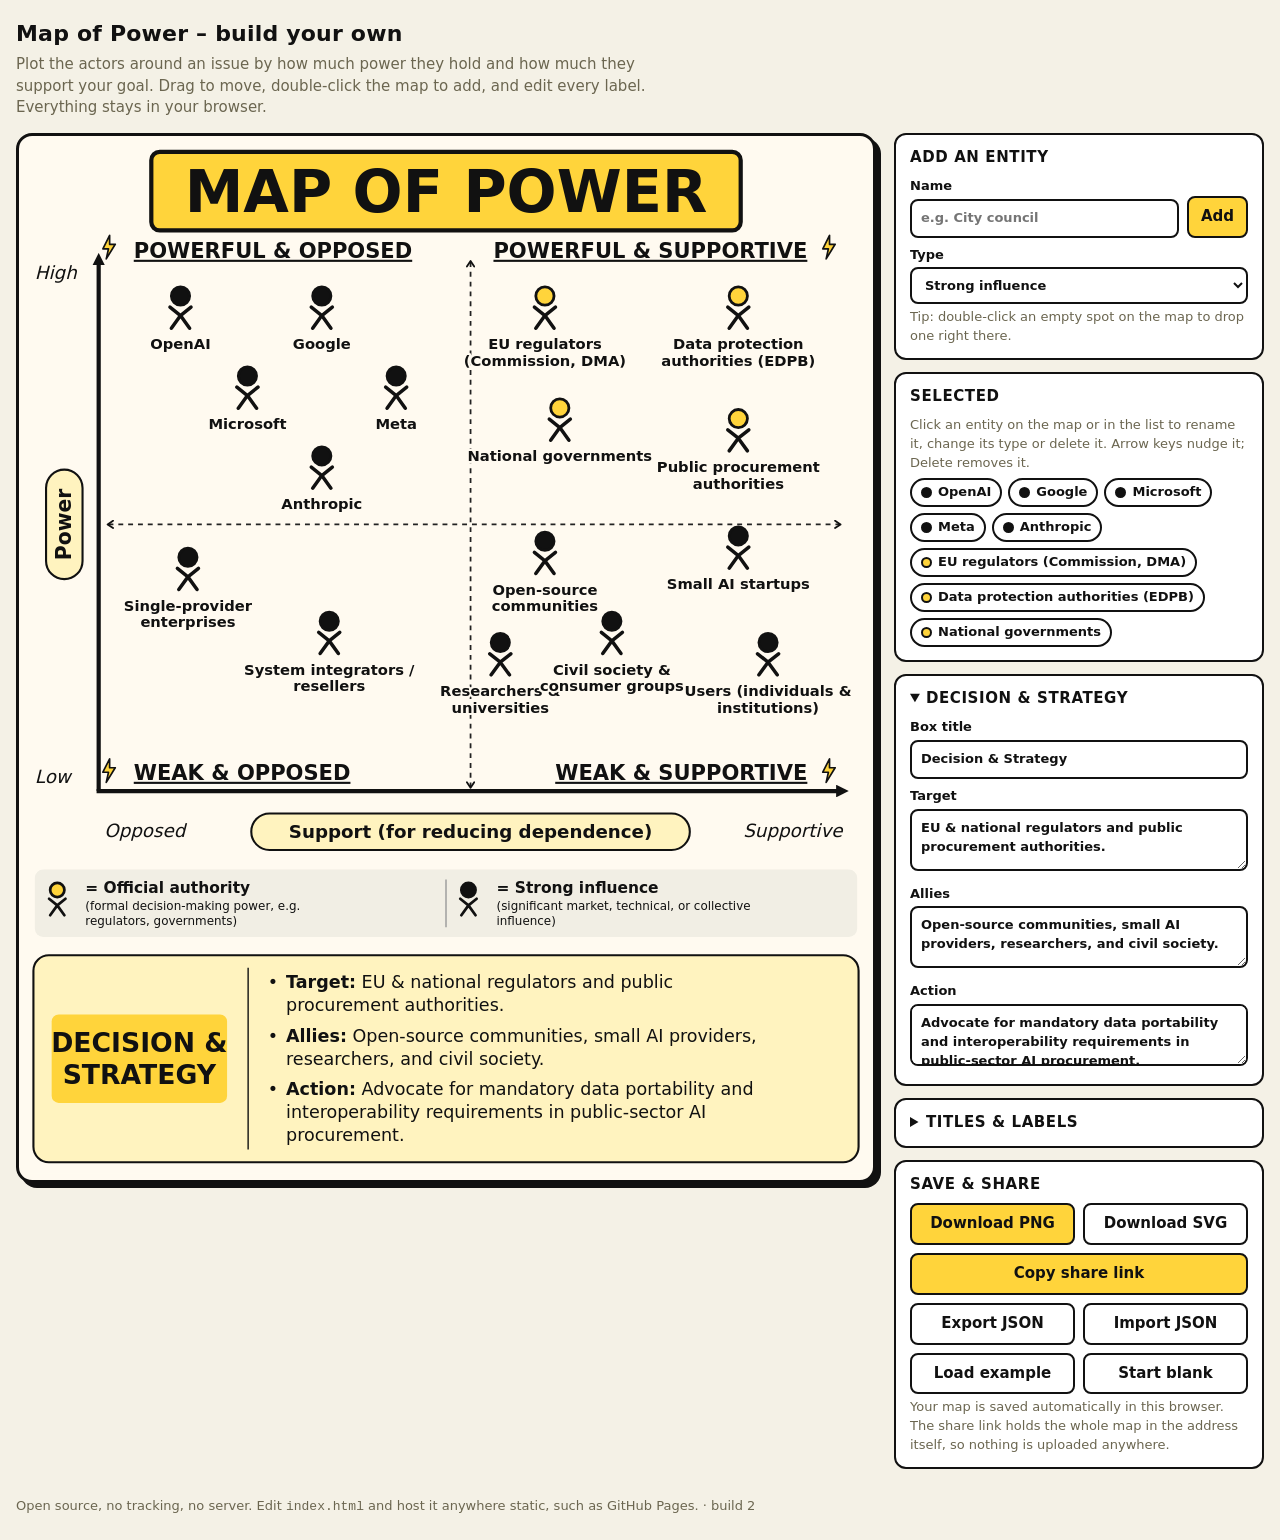
<file: powermap.html>
<!DOCTYPE html>
<html lang="en">
<head>
<meta charset="utf-8">
<meta name="viewport" content="width=device-width, initial-scale=1">
<meta name="color-scheme" content="light">
<title>Map of Power – build your own</title>
<script>
  // Show any script failure on the page itself (helps when the map does not appear)
  window.addEventListener('error', function (e) {
    var show = function () {
      var d = document.getElementById('err'); if (!d) return;
      d.hidden = false;
      d.textContent = 'Script error: ' + (e.message || 'unknown') + (e.lineno ? ' (line ' + e.lineno + ')' : '') + '. Please send this message to whoever built the page.';
    };
    if (document.readyState === 'loading') document.addEventListener('DOMContentLoaded', show); else show();
  });
</script>
<meta name="description" content="Plot who has power over an issue and whether they support or oppose your goal. Drag entities across the map, edit everything, export as an image or share a link.">
<style>
  :root { --yellow:#ffd43b; --yellow-soft:#fff3bf; --ink:#111; --paper:#fffaf0; --bg:#f4f1e6; --muted:#6b6650; --blue:#1971c2; --red:#c92a2a; }
  * { box-sizing:border-box; }
  [hidden] { display:none !important; }
  body { margin:0; background:var(--bg); color:var(--ink); font:15px/1.45 system-ui,-apple-system,"Segoe UI",Roboto,Arial,sans-serif; }
  header.app { max-width:1500px; margin:0 auto; padding:18px 16px 0; }
  header.app h1 { margin:0; font-size:22px; letter-spacing:.2px; }
  header.app p { margin:4px 0 0; color:var(--muted); max-width:70ch; }
  .layout { display:grid; grid-template-columns:minmax(0,1fr) 370px; gap:18px; max-width:1500px; margin:0 auto; padding:14px 16px 28px; align-items:start; }
  @media (max-width:980px) { .layout { grid-template-columns:1fr; } }
  #stage { background:var(--paper); border:3px solid var(--ink); border-radius:16px; padding:6px; box-shadow:5px 5px 0 var(--ink); }
  svg#poster { width:100%; height:auto; display:block; user-select:none; -webkit-user-select:none; -webkit-touch-callout:none; }
  .ent { cursor:grab; touch-action:none; }
  .ent:active { cursor:grabbing; }
  .ent .ring { display:none; }
  .ent.sel .ring { display:inline; }
  .panel { display:flex; flex-direction:column; gap:12px; }
  .card { background:#fff; border:2px solid var(--ink); border-radius:12px; padding:12px 14px; }
  .card h2 { margin:0 0 8px; font-size:15px; text-transform:uppercase; letter-spacing:.6px; }
  .card h2 small { text-transform:none; letter-spacing:0; font-weight:400; color:var(--muted); }
  label { display:block; font-size:13px; font-weight:600; margin:8px 0 0; }
  input[type=text], textarea, select { width:100%; margin-top:3px; padding:8px 9px; font:inherit; border:2px solid var(--ink); border-radius:8px; background:#fff; color:var(--ink); }
  textarea { resize:vertical; min-height:62px; }
  input:focus, textarea:focus, select:focus, button:focus-visible { outline:3px solid var(--blue); outline-offset:1px; }
  .row { display:flex; gap:8px; align-items:flex-end; }
  .row > * { flex:1; }
  .row > .shrink { flex:0 0 auto; }
  button { font:inherit; font-weight:700; padding:8px 12px; border:2px solid var(--ink); border-radius:8px; background:#fff; color:var(--ink); cursor:pointer; }
  button:hover { background:var(--yellow-soft); }
  button.primary { background:var(--yellow); }
  button.primary:hover { background:#fcc419; }
  button.danger { background:#fff; color:var(--red); border-color:var(--red); }
  button.danger:hover { background:#fff0f0; }
  .muted { color:var(--muted); font-size:13px; margin:4px 0 0; }
  .chips { display:flex; flex-wrap:wrap; gap:6px; margin-top:6px; max-height:170px; overflow:auto; }
  .chip { padding:3px 9px; font-size:13px; font-weight:600; border-radius:99px; display:inline-flex; gap:6px; align-items:center; }
  .chip.on { background:var(--ink); color:#fff; }
  .chip .dot { width:11px; height:11px; border-radius:50%; border:2px solid var(--ink); background:var(--ink); flex:0 0 auto; }
  .chip.on .dot { border-color:#fff; }
  .chip .dot.authority { background:var(--yellow); }
  details > summary { cursor:pointer; font-weight:700; text-transform:uppercase; letter-spacing:.6px; font-size:15px; }
  details[open] > summary { margin-bottom:4px; }
  .grid2 { display:grid; grid-template-columns:1fr 1fr; gap:0 8px; }
  .btns { display:grid; grid-template-columns:1fr 1fr; gap:8px; }
  .btns .wide { grid-column:1 / -1; }
  footer { max-width:1500px; margin:0 auto; padding:0 16px 24px; color:var(--muted); font-size:13px; }
  #err { background:#fff0f0; color:var(--red); border:2px solid var(--red); border-radius:10px; padding:10px 14px; margin:10px 16px 0; font-weight:600; }
  #toast { position:fixed; left:50%; bottom:22px; transform:translateX(-50%); background:var(--ink); color:#fff; padding:9px 16px; border-radius:99px; font-weight:600; opacity:0; pointer-events:none; transition:opacity .2s; z-index:10; max-width:90vw; text-align:center; }
  #toast.show { opacity:1; }
</style>
</head>
<body>
<div id="err" role="alert" hidden></div>
<noscript><div style="margin:10px 16px;padding:10px 14px;border:2px solid #c92a2a;border-radius:10px;background:#fff0f0;color:#c92a2a;font-weight:600">This page needs JavaScript to draw the map. Please enable it for this site.</div></noscript>
<header class="app">
  <h1>Map of Power – build your own</h1>
  <p>Plot the actors around an issue by how much power they hold and how much they support your goal. Drag to move, double-click the map to add, and edit every label. Everything stays in your browser.</p>
</header>

<main class="layout">
  <div id="stage"><svg id="poster" xmlns="http://www.w3.org/2000/svg" viewBox="0 0 1200 1300" role="img" aria-label="Map of power"></svg></div>

  <aside class="panel">
    <section class="card">
      <h2>Add an entity</h2>
      <div class="row">
        <label style="margin:0">Name
          <input type="text" id="newName" maxlength="60" placeholder="e.g. City council" autocomplete="off">
        </label>
        <button class="primary shrink" id="addBtn" type="button">Add</button>
      </div>
      <label>Type <select id="newKind"><option value="influence"></option><option value="authority"></option></select></label>
      <p class="muted">Tip: double-click an empty spot on the map to drop one right there.</p>
    </section>

    <section class="card">
      <h2>Selected</h2>
      <p class="muted" id="selEmpty" style="margin-top:0">Click an entity on the map or in the list to rename it, change its type or delete it. Arrow keys nudge it; Delete removes it.</p>
      <div id="selForm" hidden>
        <label style="margin-top:0">Name <input type="text" id="selName" maxlength="60" autocomplete="off"></label>
        <label>Type <select id="selKind"><option value="influence"></option><option value="authority"></option></select></label>
        <div style="margin-top:10px"><button class="danger" id="selDel" type="button">Delete entity</button></div>
      </div>
      <div class="chips" id="chips" aria-label="All entities"></div>
    </section>

    <section class="card">
      <details open>
        <summary>Decision &amp; strategy</summary>
        <label>Box title <input type="text" data-bind="stratTitle" maxlength="40"></label>
        <label>Target <textarea data-bind="strat.target" maxlength="400" placeholder="Who has the power to give you what you want?"></textarea></label>
        <label>Allies <textarea data-bind="strat.allies" maxlength="400" placeholder="Who is on your side?"></textarea></label>
        <label>Action <textarea data-bind="strat.action" maxlength="400" placeholder="What will you ask them to do?"></textarea></label>
      </details>
    </section>

    <section class="card">
      <details>
        <summary>Titles &amp; labels</summary>
        <label>Map title <input type="text" data-bind="title" maxlength="40"></label>
        <div class="grid2">
          <label>Vertical axis <input type="text" data-bind="yTitle" maxlength="40"></label>
          <label>Horizontal axis <input type="text" data-bind="xTitle" maxlength="48"></label>
          <label>Vertical top <input type="text" data-bind="yHigh" maxlength="20"></label>
          <label>Vertical bottom <input type="text" data-bind="yLow" maxlength="20"></label>
          <label>Horizontal left <input type="text" data-bind="xLow" maxlength="20"></label>
          <label>Horizontal right <input type="text" data-bind="xHigh" maxlength="20"></label>
          <label>Top left <input type="text" data-bind="quad.tl" maxlength="40"></label>
          <label>Top right <input type="text" data-bind="quad.tr" maxlength="40"></label>
          <label>Bottom left <input type="text" data-bind="quad.bl" maxlength="40"></label>
          <label>Bottom right <input type="text" data-bind="quad.br" maxlength="40"></label>
        </div>
        <label>Legend: official-authority name <input type="text" data-bind="legend.0.n" maxlength="40"></label>
        <label>…and its description <input type="text" data-bind="legend.0.d" maxlength="120"></label>
        <label>Legend: influence name <input type="text" data-bind="legend.1.n" maxlength="40"></label>
        <label>…and its description <input type="text" data-bind="legend.1.d" maxlength="120"></label>
      </details>
    </section>

    <section class="card">
      <h2>Save &amp; share</h2>
      <div class="btns">
        <button class="primary" id="pngBtn" type="button">Download PNG</button>
        <button id="svgBtn" type="button">Download SVG</button>
        <button class="primary wide" id="linkBtn" type="button">Copy share link</button>
        <button id="jsonBtn" type="button">Export JSON</button>
        <button id="importBtn" type="button">Import JSON</button>
        <button id="exampleBtn" type="button">Load example</button>
        <button id="blankBtn" type="button">Start blank</button>
      </div>
      <input type="file" id="importFile" accept="application/json,.json" hidden>
      <p class="muted">Your map is saved automatically in this browser. The share link holds the whole map in the address itself, so nothing is uploaded anywhere.</p>
    </section>
  </aside>
</main>
<footer>Open source, no tracking, no server. Edit <code>index.html</code> and host it anywhere static, such as GitHub Pages. · build 2</footer>
<div id="toast" role="status" aria-live="polite"></div>

<script>
(function () {
  'use strict';

  // ---------- geometry of the poster (SVG user units) ----------
  var W = 1200, PX = 105, PY = 165, PW = 1060, PH = 760;
  var STORE = 'map-of-power-v1';
  var svg = document.getElementById('poster');

  // ---------- helpers ----------
  function $(id) { return document.getElementById(id); }
  function clamp(v, a, b) { return Math.max(a, Math.min(b, v)); }
  function esc(s) { return String(s).replace(/[&<>"']/g, function (c) { return { '&': '&amp;', '<': '&lt;', '>': '&gt;', '"': '&quot;', "'": '&#39;' }[c]; }); }
  function rid() { return 'e' + Math.random().toString(36).slice(2, 9); }
  function wrap(text, n) {
    var out = [];
    String(text).split('\n').forEach(function (para) {
      var line = '';
      para.split(/\s+/).filter(Boolean).forEach(function (w) {
        while (w.length > n) { if (line) { out.push(line); line = ''; } out.push(w.slice(0, n)); w = w.slice(n); }
        if (!line) line = w;
        else if ((line + ' ' + w).length <= n) line += ' ' + w;
        else { out.push(line); line = w; }
      });
      out.push(line);
    });
    return out;
  }
  var LH = 24; // label line height
  function labelLines(e) { return wrap((e.label || '(unnamed)').replace(/\s+/g, ' '), 22).slice(0, 4); }
  function labelWidth(lines) { return Math.max.apply(null, lines.map(function (l) { return l.length; })) * 11.6 + 18; }
  function clampEnt(e) {
    var lines = labelLines(e), n = lines.length, half = labelWidth(lines) / 2 + 8;
    var minY = 52 / PH, maxY = (PH - 120 - (n - 1) * LH) / PH;   // keep clear of the bottom quadrant labels
    e.x = clamp(e.x, half / PW, 1 - half / PW);
    e.y = clamp(e.y, minY, Math.max(minY, maxY));
  }
  var toastTimer;
  function toast(msg) {
    var t = $('toast'); t.textContent = msg; t.classList.add('show');
    clearTimeout(toastTimer); toastTimer = setTimeout(function () { t.classList.remove('show'); }, 2400);
  }

  // ---------- state ----------
  function blank() {
    return {
      title: 'Map of Power', yTitle: 'Power', xTitle: 'Support (for your goal)',
      yHigh: 'High', yLow: 'Low', xLow: 'Opposed', xHigh: 'Supportive',
      quad: { tl: 'Powerful & Opposed', tr: 'Powerful & Supportive', bl: 'Weak & Opposed', br: 'Weak & Supportive' },
      legend: [
        { n: 'Official authority', d: '(formal decision-making power, e.g. regulators, governments)' },
        { n: 'Strong influence', d: '(significant market, technical, or collective influence)' }
      ],
      stratTitle: 'Decision & Strategy',
      strat: { target: '', allies: '', action: '' },
      entities: []
    };
  }
  function example() {
    var s = blank();
    s.xTitle = 'Support (for reducing dependence)';
    s.strat = {
      target: 'EU & national regulators and public procurement authorities.',
      allies: 'Open-source communities, small AI providers, researchers, and civil society.',
      action: 'Advocate for mandatory data portability and interoperability requirements in public-sector AI procurement.'
    };
    var A = 'authority', I = 'influence';
    [
      ['OpenAI', I, .11, .09], ['Google', I, .30, .09], ['Microsoft', I, .20, .24], ['Meta', I, .40, .24], ['Anthropic', I, .30, .39],
      ['EU regulators (Commission, DMA)', A, .60, .09], ['Data protection authorities (EDPB)', A, .86, .09],
      ['National governments', A, .62, .30], ['Public procurement authorities', A, .86, .32],
      ['Single-provider enterprises', I, .12, .58], ['System integrators / resellers', I, .31, .70],
      ['Open-source communities', I, .60, .55], ['Small AI startups', I, .86, .54],
      ['Researchers & universities', I, .54, .74], ['Civil society & consumer groups', I, .69, .70],
      ['Users (individuals & institutions)', I, .90, .74]
    ].forEach(function (r) { s.entities.push({ id: rid(), label: r[0], kind: r[1], x: r[2], y: r[3] }); });
    return s;
  }
  function sanitize(o) {
    if (!o || typeof o !== 'object') return null;
    var b = blank();
    function str(v, d, max) { return typeof v === 'string' ? v.slice(0, max) : d; }
    ['title', 'yTitle', 'xTitle', 'yHigh', 'yLow', 'xLow', 'xHigh', 'stratTitle'].forEach(function (k) { b[k] = str(o[k], b[k], 60); });
    ['tl', 'tr', 'bl', 'br'].forEach(function (k) { b.quad[k] = str(o.quad && o.quad[k], b.quad[k], 60); });
    [0, 1].forEach(function (i) {
      var L = o.legend && o.legend[i];
      if (L) { b.legend[i].n = str(L.n, b.legend[i].n, 60); b.legend[i].d = str(L.d, b.legend[i].d, 160); }
    });
    ['target', 'allies', 'action'].forEach(function (k) { b.strat[k] = str(o.strat && o.strat[k], '', 400); });
    b.entities = (Array.isArray(o.entities) ? o.entities : []).slice(0, 200).map(function (e) {
      e = e || {};
      var x = Number(e.x), y = Number(e.y);
      return { id: String(e.id || rid()).slice(0, 20), label: str(e.label, '', 60), kind: e.kind === 'authority' ? 'authority' : 'influence',
               x: isFinite(x) ? clamp(x, 0, 1) : 0.5, y: isFinite(y) ? clamp(y, 0, 1) : 0.5 };
    });
    b.entities.forEach(clampEnt);
    return b;
  }

  var state = null, selected = null;

  function save() { try { localStorage.setItem(STORE, JSON.stringify(state)); } catch (e) { /* private mode etc. */ } }
  function b64enc(str) { return btoa(unescape(encodeURIComponent(str))).replace(/\+/g, '-').replace(/\//g, '_').replace(/=+$/, ''); }
  function b64dec(s) { s = s.replace(/-/g, '+').replace(/_/g, '/'); while (s.length % 4) s += '='; return decodeURIComponent(escape(atob(s))); }
  function shareLink() { return location.href.split('#')[0] + '#m=' + b64enc(JSON.stringify(state)); }
  function fromHash() {
    var m = /[#&]m=([^&]+)/.exec(location.hash);
    if (!m) return null;
    try { return sanitize(JSON.parse(b64dec(m[1]))); } catch (e) { return null; }
  }
  function fromStorage() {
    try { var r = localStorage.getItem(STORE); return r ? sanitize(JSON.parse(r)) : null; } catch (e) { return null; }
  }

  // ---------- drawing ----------
  var BOLT = '<path d="M12 0 L0 24 H10 L6 42 L22 16 H12 Z" fill="#ffd43b" stroke="#111" stroke-width="3" stroke-linejoin="round"/>';
  function person(kind, small) {
    var fill = kind === 'authority' ? '#ffd43b' : '#111';
    return '<circle cx="0" cy="-14" r="13" fill="' + fill + '" stroke="#111" stroke-width="' + (small ? 5 : 4) + '"/>' +
           '<path d="M-15 2 L0 14 L15 2 M-13 32 L0 14 L13 32" fill="none" stroke="#111" stroke-width="5" stroke-linecap="round" stroke-linejoin="round"/>';
  }
  function entSVG(e, isSel, forExport) {
    var lines = labelLines(e);
    var tw = labelWidth(lines);
    var x = PX + e.x * PW, y = PY + e.y * PH;
    var bottom = 62 + (lines.length - 1) * LH + 12;
    var s = '<g class="ent' + (isSel ? ' sel' : '') + '" data-id="' + esc(e.id) + '" transform="translate(' + x.toFixed(1) + ' ' + y.toFixed(1) + ')">';
    if (!forExport) {
      s += '<rect x="' + (-tw / 2) + '" y="-36" width="' + tw + '" height="' + (bottom + 36) + '" fill="#fff" fill-opacity="0.001"/>';
      s += '<rect class="ring" x="' + (-tw / 2 - 4) + '" y="-40" width="' + (tw + 8) + '" height="' + (bottom + 42) + '" rx="12" fill="none" stroke="#1971c2" stroke-width="3" stroke-dasharray="8 6"/>';
    }
    s += person(e.kind);
    lines.forEach(function (l, i) {
      s += '<text x="0" y="' + (62 + i * LH) + '" text-anchor="middle" font-size="21" font-weight="700" fill="#111" stroke="#fffaf0" stroke-width="6" paint-order="stroke" stroke-linejoin="round">' + esc(l) + '</text>';
    });
    return s + '</g>';
  }
  function buildPoster(forExport) {
    var s = state, o = '', cx = PX + PW / 2, cy = PY + PH / 2;

    o += '<defs>' +
      '<marker id="aA" viewBox="0 0 12 12" refX="6" refY="6" markerUnits="userSpaceOnUse" markerWidth="18" markerHeight="18" orient="auto"><path d="M0 0L12 6L0 12Z" fill="#111"/></marker>' +
      '<marker id="aD" viewBox="0 0 10 10" refX="7" refY="5" markerUnits="userSpaceOnUse" markerWidth="13" markerHeight="13" orient="auto-start-reverse"><path d="M2 1L8 5L2 9" fill="none" stroke="#111" stroke-width="2" stroke-linecap="round" stroke-linejoin="round"/></marker>' +
      '</defs>';

    // title
    var t = s.title.toUpperCase();
    var tfs = clamp(820 / (Math.max(t.length, 1) * 0.68), 30, 84);
    o += '<rect x="180" y="14" width="840" height="112" rx="12" fill="#ffd43b" stroke="#111" stroke-width="6"/>';
    o += '<text x="600" y="' + (70 + tfs * 0.36).toFixed(1) + '" text-anchor="middle" font-size="' + tfs.toFixed(1) + '" font-weight="900" fill="#111">' + esc(t) + '</text>';

    // centre lines and axes
    o += '<line x1="' + cx + '" y1="' + (PY + 6) + '" x2="' + cx + '" y2="' + (PY + PH - 6) + '" stroke="#222" stroke-width="2.5" stroke-dasharray="7 7" marker-start="url(#aD)" marker-end="url(#aD)"/>';
    o += '<line x1="' + (PX + 14) + '" y1="' + cy + '" x2="' + (PX + PW - 4) + '" y2="' + cy + '" stroke="#222" stroke-width="2.5" stroke-dasharray="7 7" marker-start="url(#aD)" marker-end="url(#aD)"/>';
    o += '<line x1="' + PX + '" y1="' + (PY + PH) + '" x2="' + PX + '" y2="' + (PY + 2) + '" stroke="#111" stroke-width="6" marker-end="url(#aA)"/>';
    o += '<line x1="' + (PX - 3) + '" y1="' + (PY + PH) + '" x2="' + (PX + PW) + '" y2="' + (PY + PH) + '" stroke="#111" stroke-width="6" marker-end="url(#aA)"/>';

    // axis end labels
    o += '<text x="14" y="' + (PY + 30) + '" font-size="26" font-style="italic" fill="#111">' + esc(s.yHigh) + '</text>';
    o += '<text x="14" y="' + (PY + PH - 12) + '" font-size="26" font-style="italic" fill="#111">' + esc(s.yLow) + '</text>';
    var by = PY + PH + 58;
    o += '<text x="' + (PX + 8) + '" y="' + (by + 8) + '" font-size="26" font-style="italic" fill="#111">' + esc(s.xLow) + '</text>';
    o += '<text x="' + (PX + PW) + '" y="' + (by + 8) + '" text-anchor="end" font-size="26" font-style="italic" fill="#111">' + esc(s.xHigh) + '</text>';

    // axis titles (pills)
    var yw = Math.max(150, s.yTitle.length * 20 + 56);
    o += '<g transform="translate(56 ' + cy + ') rotate(-90)"><rect x="' + (-yw / 2) + '" y="-26" width="' + yw + '" height="52" rx="26" fill="#fff3bf" stroke="#111" stroke-width="3"/>' +
         '<text x="0" y="10" text-anchor="middle" font-size="29" font-weight="900" fill="#111">' + esc(s.yTitle) + '</text></g>';
    var xw = Math.max(200, s.xTitle.length * 17 + 64);
    o += '<g transform="translate(' + cx + ' ' + by + ')"><rect x="' + (-xw / 2) + '" y="-26" width="' + xw + '" height="52" rx="26" fill="#fff3bf" stroke="#111" stroke-width="3"/>' +
         '<text x="0" y="9" text-anchor="middle" font-size="26" font-weight="900" fill="#111">' + esc(s.xTitle) + '</text></g>';

    // quadrant labels + bolts
    function quad(txt, x, y, anchor) {
      var u = txt.toUpperCase(), fs = Math.min(30, 470 / (Math.max(u.length, 1) * 0.64));
      return '<text x="' + x + '" y="' + y + '" text-anchor="' + anchor + '" font-size="' + fs.toFixed(1) + '" font-weight="900" text-decoration="underline" fill="#111">' + esc(u) + '</text>';
    }
    function bolt(x, y) { return '<g transform="translate(' + x + ' ' + y + ') scale(.8)">' + BOLT + '</g>'; }
    var topY = PY, botY = PY + PH - 16;
    o += bolt(PX + 6, topY - 32) + quad(s.quad.tl, PX + 50, topY, 'start');
    o += bolt(PX + PW - 28, topY - 32) + quad(s.quad.tr, PX + PW - 50, topY, 'end');
    o += bolt(PX + 6, botY - 30) + quad(s.quad.bl, PX + 50, botY, 'start');
    o += bolt(PX + PW - 28, botY - 30) + quad(s.quad.br, PX + PW - 50, botY, 'end');

    // legend bar
    var ly = PY + PH + 112;
    o += '<rect x="14" y="' + ly + '" width="1172" height="96" rx="12" fill="#f1eee4"/>';
    o += '<line x1="600" y1="' + (ly + 14) + '" x2="600" y2="' + (ly + 82) + '" stroke="#999" stroke-width="2"/>';
    [0, 1].forEach(function (i) {
      var L = s.legend[i], ox = i === 0 ? 42 : 628, kind = i === 0 ? 'authority' : 'influence';
      o += '<g transform="translate(' + (ox + 4) + ' ' + (ly + 40) + ') scale(.78)">' + person(kind, true) + '</g>';
      o += '<text x="' + (ox + 44) + '" y="' + (ly + 34) + '" font-size="22" font-weight="900" fill="#111">= ' + esc(L.n) + '</text>';
      wrap(L.d, 46).slice(0, 2).forEach(function (l, j) {
        o += '<text x="' + (ox + 44) + '" y="' + (ly + 58 + j * 21) + '" font-size="17" fill="#111">' + esc(l) + '</text>';
      });
    });

    // strategy box
    var y0 = ly + 96 + 26, H;
    var items = [['Target:', s.strat.target], ['Allies:', s.strat.allies], ['Action:', s.strat.action]].filter(function (it) { return it[1].trim(); });
    if (items.length) {
      var blocks = items.map(function (it) { return { prefix: it[0], lines: wrap(it[0] + ' ' + it[1].trim(), 52) }; });
      var total = blocks.reduce(function (a, b) { return a + b.lines.length; }, 0);
      var boxH = Math.max(150, total * 33 + (blocks.length - 1) * 10 + 44);
      o += '<rect x="12" y="' + y0 + '" width="1176" height="' + boxH + '" rx="22" fill="#fff3bf" stroke="#111" stroke-width="3"/>';
      var bl = wrap(s.stratTitle.toUpperCase(), 11).slice(0, 3), bh = Math.max(110, bl.length * 46 + 34);
      o += '<rect x="38" y="' + (y0 + boxH / 2 - bh / 2) + '" width="250" height="' + bh + '" rx="10" fill="#ffd43b"/>';
      bl.forEach(function (l, i) {
        o += '<text x="163" y="' + (y0 + boxH / 2 - (bl.length - 1) * 23 + i * 46 + 13) + '" text-anchor="middle" font-size="38" font-weight="900" fill="#111">' + esc(l) + '</text>';
      });
      o += '<line x1="318" y1="' + (y0 + 18) + '" x2="318" y2="' + (y0 + boxH - 18) + '" stroke="#111" stroke-width="2"/>';
      var yy = y0 + 22 + 25;
      blocks.forEach(function (b) {
        o += '<text x="346" y="' + yy + '" font-size="25" fill="#111">•</text>';
        b.lines.forEach(function (l, i) {
          if (i === 0) o += '<text x="372" y="' + yy + '" font-size="25" fill="#111"><tspan font-weight="900">' + esc(b.prefix) + '</tspan>' + esc(l.slice(b.prefix.length)) + '</text>';
          else o += '<text x="372" y="' + yy + '" font-size="25" fill="#111">' + esc(l) + '</text>';
          yy += 33;
        });
        yy += 10;
      });
      H = y0 + boxH + 16;
    } else {
      H = ly + 96 + 16;
    }

    // entities on top
    s.entities.forEach(function (e) { o += entSVG(e, !forExport && e.id === selected, forExport); });
    return { inner: '<rect x="0" y="0" width="' + W + '" height="' + H + '" fill="#fffaf0"/>' + o, h: H };
  }

  function renderPoster() {
    var p = buildPoster(false);
    svg.setAttribute('viewBox', '0 0 ' + W + ' ' + p.h);
    svg.setAttribute('aria-label', state.title);
    svg.innerHTML = p.inner;
  }
  function exportSVGText() {
    var p = buildPoster(true);
    return '<svg xmlns="http://www.w3.org/2000/svg" width="' + W + '" height="' + p.h + '" viewBox="0 0 ' + W + ' ' + p.h + '" font-family="Arial Black, Arial, Helvetica, sans-serif">' + p.inner + '</svg>';
  }

  // ---------- side panel ----------
  function kindName(k) { return (k === 'authority' ? state.legend[0].n : state.legend[1].n) || (k === 'authority' ? 'Official authority' : 'Strong influence'); }
  function syncKindLabels() {
    ['newKind', 'selKind'].forEach(function (id) {
      var sel = $(id);
      sel.options[0].textContent = kindName('influence');
      sel.options[1].textContent = kindName('authority');
    });
  }
  function getPath(o, path) { return path.split('.').reduce(function (a, k) { return a == null ? a : a[k]; }, o); }
  function setPath(o, path, v) {
    var ks = path.split('.'), last = ks.pop();
    var t = ks.reduce(function (a, k) { return a[k]; }, o);
    t[last] = v;
  }
  function syncFields() {
    document.querySelectorAll('[data-bind]').forEach(function (el) { el.value = getPath(state, el.getAttribute('data-bind')) || ''; });
    syncKindLabels();
  }
  function renderChips() {
    var box = $('chips'); box.innerHTML = '';
    state.entities.forEach(function (e) {
      var b = document.createElement('button');
      b.type = 'button'; b.className = 'chip' + (e.id === selected ? ' on' : ''); b.setAttribute('data-id', e.id);
      var d = document.createElement('i'); d.className = 'dot ' + e.kind;
      b.appendChild(d); b.appendChild(document.createTextNode(e.label || '(unnamed)'));
      box.appendChild(b);
    });
  }
  function syncInspector() {
    var e = state.entities.filter(function (x) { return x.id === selected; })[0];
    $('selForm').hidden = !e; $('selEmpty').hidden = !!e;
    if (e) { $('selName').value = e.label; $('selKind').value = e.kind; }
  }
  function select(id, focusName) {
    selected = id;
    svg.querySelectorAll('.ent').forEach(function (g) { g.classList.toggle('sel', g.getAttribute('data-id') === id); });
    renderChips(); syncInspector();
    if (id && focusName) { $('selName').focus(); $('selName').select(); }
  }
  function renderAll() { renderPoster(); renderChips(); syncInspector(); }
  function setState(s) { state = s; selected = null; syncFields(); renderAll(); }

  // ---------- entity actions ----------
  function addEntity(label, kind, x, y) {
    var e = { id: rid(), label: label, kind: kind, x: x, y: y };
    clampEnt(e);
    state.entities.push(e);
    renderPoster(); select(e.id); save();
    return e;
  }
  function removeSelected() {
    if (!selected) return;
    state.entities = state.entities.filter(function (e) { return e.id !== selected; });
    selected = null; renderAll(); save();
  }
  $('addBtn').addEventListener('click', function () {
    var name = $('newName').value.trim();
    if (!name) { $('newName').focus(); toast('Type a name first'); return; }
    addEntity(name, $('newKind').value, 0.38 + Math.random() * 0.24, 0.38 + Math.random() * 0.24);
    $('newName').value = '';
  });
  $('newName').addEventListener('keydown', function (ev) { if (ev.key === 'Enter') { ev.preventDefault(); $('addBtn').click(); } });
  $('selName').addEventListener('input', function () {
    var e = state.entities.filter(function (x) { return x.id === selected; })[0]; if (!e) return;
    e.label = this.value; clampEnt(e); renderPoster(); renderChips(); save();
  });
  $('selKind').addEventListener('change', function () {
    var e = state.entities.filter(function (x) { return x.id === selected; })[0]; if (!e) return;
    e.kind = this.value; renderPoster(); renderChips(); save();
  });
  $('selDel').addEventListener('click', removeSelected);
  $('chips').addEventListener('click', function (ev) {
    var b = ev.target.closest('.chip'); if (b) select(b.getAttribute('data-id'));
  });
  document.querySelectorAll('[data-bind]').forEach(function (el) {
    el.addEventListener('input', function () {
      setPath(state, el.getAttribute('data-bind'), el.value);
      if (el.getAttribute('data-bind').indexOf('legend') === 0) syncKindLabels();
      renderPoster(); save();
    });
  });

  // ---------- dragging ----------
  function toSvg(ev) {
    var p = svg.createSVGPoint(); p.x = ev.clientX; p.y = ev.clientY;
    return p.matrixTransform(svg.getScreenCTM().inverse());
  }
  var drag = null;
  svg.addEventListener('pointerdown', function (ev) {
    if (ev.pointerType === 'mouse' && ev.button !== 0) return;
    var g = ev.target.closest && ev.target.closest('.ent');
    if (!g) { select(null); return; }
    var id = g.getAttribute('data-id');
    var e = state.entities.filter(function (x) { return x.id === id; })[0]; if (!e) return;
    ev.preventDefault();
    select(id);
    var p = toSvg(ev);
    drag = { id: id, e: e, g: g, dx: p.x - (PX + e.x * PW), dy: p.y - (PY + e.y * PH), moved: false, pid: ev.pointerId };
    try { g.setPointerCapture(ev.pointerId); } catch (err) { /* ignore */ }
  });
  svg.addEventListener('pointermove', function (ev) {
    if (!drag || ev.pointerId !== drag.pid) return;
    var p = toSvg(ev);
    drag.e.x = (p.x - drag.dx - PX) / PW; drag.e.y = (p.y - drag.dy - PY) / PH;
    clampEnt(drag.e); drag.moved = true;
    drag.g.setAttribute('transform', 'translate(' + (PX + drag.e.x * PW).toFixed(1) + ' ' + (PY + drag.e.y * PH).toFixed(1) + ')');
  });
  function endDrag(ev) {
    if (!drag || (ev && ev.pointerId !== drag.pid)) return;
    if (drag.moved) save();
    drag = null;
  }
  svg.addEventListener('pointerup', endDrag);
  svg.addEventListener('pointercancel', endDrag);
  // keep the page from scrolling while an entity is touched / dragged
  svg.addEventListener('touchstart', function (ev) { if (ev.target.closest && ev.target.closest('.ent')) ev.preventDefault(); }, { passive: false });
  document.addEventListener('touchmove', function (ev) { if (drag) ev.preventDefault(); }, { passive: false });
  svg.addEventListener('dblclick', function (ev) {
    if (ev.target.closest && ev.target.closest('.ent')) return;
    var p = toSvg(ev);
    if (p.x < PX || p.x > PX + PW || p.y < PY || p.y > PY + PH) return;
    var name = $('newName').value.trim() || 'New entity';
    var e = addEntity(name, $('newKind').value, (p.x - PX) / PW, (p.y - PY) / PH);
    $('newName').value = '';
    select(e.id, true);
  });
  document.addEventListener('keydown', function (ev) {
    var tag = (ev.target.tagName || '').toLowerCase();
    if (tag === 'input' || tag === 'textarea' || tag === 'select' || !selected) return;
    var e = state.entities.filter(function (x) { return x.id === selected; })[0]; if (!e) return;
    var step = ev.shiftKey ? 0.05 : 0.01;
    if (ev.key === 'Delete' || ev.key === 'Backspace') { ev.preventDefault(); removeSelected(); return; }
    var dx = ev.key === 'ArrowRight' ? step : ev.key === 'ArrowLeft' ? -step : 0;
    var dy = ev.key === 'ArrowDown' ? step : ev.key === 'ArrowUp' ? -step : 0;
    if (!dx && !dy) return;
    ev.preventDefault(); e.x += dx; e.y += dy; clampEnt(e); renderPoster(); save();
  });

  // ---------- export / import ----------
  function slug() { return (state.title || 'map-of-power').toLowerCase().replace(/[^a-z0-9]+/g, '-').replace(/^-+|-+$/g, '') || 'map-of-power'; }
  function download(blob, name) {
    var a = document.createElement('a'), url = URL.createObjectURL(blob);
    a.href = url; a.download = name; document.body.appendChild(a); a.click();
    setTimeout(function () { URL.revokeObjectURL(url); a.remove(); }, 1500);
  }
  $('svgBtn').addEventListener('click', function () {
    download(new Blob([exportSVGText()], { type: 'image/svg+xml;charset=utf-8' }), slug() + '.svg');
  });
  $('pngBtn').addEventListener('click', function () {
    var text = exportSVGText(), vb = /viewBox="0 0 (\d+) ([\d.]+)"/.exec(text), w = +vb[1], h = Math.round(+vb[2]);
    var url = URL.createObjectURL(new Blob([text], { type: 'image/svg+xml;charset=utf-8' })), img = new Image();
    img.onload = function () {
      var k = 2, c = document.createElement('canvas'); c.width = w * k; c.height = h * k;
      var ctx = c.getContext('2d'); ctx.fillStyle = '#fffaf0'; ctx.fillRect(0, 0, c.width, c.height);
      ctx.drawImage(img, 0, 0, c.width, c.height); URL.revokeObjectURL(url);
      c.toBlob(function (b) { if (b) download(b, slug() + '.png'); else toast('PNG export failed'); }, 'image/png');
    };
    img.onerror = function () { URL.revokeObjectURL(url); toast('PNG export failed – try the SVG'); };
    img.src = url;
  });
  $('jsonBtn').addEventListener('click', function () {
    download(new Blob([JSON.stringify(state, null, 2)], { type: 'application/json' }), slug() + '.json');
  });
  $('importBtn').addEventListener('click', function () { $('importFile').click(); });
  $('importFile').addEventListener('change', function () {
    var f = this.files[0], input = this; if (!f) return;
    var r = new FileReader();
    r.onload = function () {
      try { var s = sanitize(JSON.parse(r.result)); if (!s) throw 0; setState(s); save(); toast('Imported ' + f.name); }
      catch (e) { toast('That file is not a valid map JSON'); }
      input.value = '';
    };
    r.readAsText(f);
  });
  $('linkBtn').addEventListener('click', function () {
    var url = shareLink();
    var done = function () { toast('Share link copied'); };
    if (navigator.clipboard && window.isSecureContext) navigator.clipboard.writeText(url).then(done, function () { window.prompt('Copy this link:', url); });
    else window.prompt('Copy this link:', url);
  });
  $('exampleBtn').addEventListener('click', function () {
    if (state.entities.length && !confirm('Replace the current map with the example?')) return;
    setState(example()); save();
  });
  $('blankBtn').addEventListener('click', function () {
    if (state.entities.length && !confirm('Clear everything and start a blank map?')) return;
    setState(blank()); save();
  });
  window.addEventListener('hashchange', function () { var s = fromHash(); if (s) setState(s); });

  // ---------- boot ----------
  var shared = fromHash();
  setState(shared || fromStorage() || example());
  if (shared && history.replaceState) history.replaceState(null, '', location.href.split('#')[0]);
  window.mapOfPower = { getState: function () { return state; }, shareLink: shareLink, setState: setState };
})();
</script>
</body>
</html>
</file>
<file: travel/cesium/Widgets/widgets.css>
/* packages/widgets/Source/shared.css */
.cesium-svgPath-svg {
  position: absolute;
  top: 0;
  left: 0;
  width: 100%;
  height: 100%;
  overflow: hidden;
}
.cesium-button {
  display: inline-block;
  position: relative;
  background: #303336;
  border: 1px solid #444;
  color: #edffff;
  fill: #edffff;
  border-radius: 4px;
  padding: 5px 12px;
  margin: 2px 3px;
  cursor: pointer;
  overflow: hidden;
  -moz-user-select: none;
  -webkit-user-select: none;
  -ms-user-select: none;
  user-select: none;
}
.cesium-button:focus {
  color: #fff;
  fill: #fff;
  border-color: #ea4;
  outline: none;
}
.cesium-button:hover {
  color: #fff;
  fill: #fff;
  background: #48b;
  border-color: #aef;
  box-shadow: 0 0 8px #fff;
}
.cesium-button:active {
  color: #000;
  fill: #000;
  background: #adf;
  border-color: #fff;
  box-shadow: 0 0 8px #fff;
}
.cesium-button:disabled,
.cesium-button-disabled,
.cesium-button-disabled:focus,
.cesium-button-disabled:hover,
.cesium-button-disabled:active {
  background: #303336;
  border-color: #444;
  color: #646464;
  fill: #646464;
  box-shadow: none;
  cursor: default;
}
.cesium-button option {
  background-color: #000;
  color: #eee;
}
.cesium-button option:disabled {
  color: #777;
}
.cesium-button input,
.cesium-button label {
  cursor: pointer;
}
.cesium-button input {
  vertical-align: sub;
}
.cesium-toolbar-button {
  box-sizing: border-box;
  width: 32px;
  height: 32px;
  border-radius: 14%;
  padding: 0;
  vertical-align: middle;
  z-index: 0;
}
.cesium-performanceDisplay-defaultContainer {
  position: absolute;
  top: 50px;
  right: 10px;
  text-align: right;
}
.cesium-performanceDisplay {
  background-color: rgba(40, 40, 40, 0.7);
  padding: 7px;
  border-radius: 5px;
  border: 1px solid #444;
  font: bold 12px sans-serif;
}
.cesium-performanceDisplay-fps {
  color: #e52;
}
.cesium-performanceDisplay-throttled {
  color: #a42;
}
.cesium-performanceDisplay-ms {
  color: #de3;
}

/* packages/widgets/Source/Animation/Animation.css */
.cesium-animation-theme {
  visibility: hidden;
  display: block;
  position: absolute;
  z-index: -100;
}
.cesium-animation-themeNormal {
  color: #222;
}
.cesium-animation-themeHover {
  color: #4488b0;
}
.cesium-animation-themeSelect {
  color: #242;
}
.cesium-animation-themeDisabled {
  color: #333;
}
.cesium-animation-themeKnob {
  color: #222;
}
.cesium-animation-themePointer {
  color: #2e2;
}
.cesium-animation-themeSwoosh {
  color: #8ac;
}
.cesium-animation-themeSwooshHover {
  color: #aef;
}
.cesium-animation-svgText {
  fill: #edffff;
  font-family: Sans-Serif;
  font-size: 15px;
  text-anchor: middle;
}
.cesium-animation-blank {
  fill: #000;
  fill-opacity: 0.01;
  stroke: none;
}
.cesium-animation-rectButton {
  cursor: pointer;
  -moz-user-select: none;
  -webkit-user-select: none;
  -ms-user-select: none;
  user-select: none;
}
.cesium-animation-rectButton .cesium-animation-buttonGlow {
  fill: #fff;
  stroke: none;
  display: none;
}
.cesium-animation-rectButton:hover .cesium-animation-buttonGlow {
  display: block;
}
.cesium-animation-rectButton .cesium-animation-buttonPath {
  fill: #edffff;
}
.cesium-animation-rectButton .cesium-animation-buttonMain {
  stroke: #444;
  stroke-width: 1.2;
}
.cesium-animation-rectButton:hover .cesium-animation-buttonMain {
  stroke: #aef;
}
.cesium-animation-rectButton:active .cesium-animation-buttonMain {
  fill: #abd6ff;
}
.cesium-animation-buttonDisabled {
  -moz-user-select: none;
  -webkit-user-select: none;
  -ms-user-select: none;
  user-select: none;
}
.cesium-animation-buttonDisabled .cesium-animation-buttonMain {
  stroke: #555;
}
.cesium-animation-buttonDisabled .cesium-animation-buttonPath {
  fill: #818181;
}
.cesium-animation-buttonDisabled .cesium-animation-buttonGlow {
  display: none;
}
.cesium-animation-buttonToggled .cesium-animation-buttonGlow {
  display: block;
  fill: #2e2;
}
.cesium-animation-buttonToggled .cesium-animation-buttonMain {
  stroke: #2e2;
}
.cesium-animation-buttonToggled:hover .cesium-animation-buttonGlow {
  fill: #fff;
}
.cesium-animation-buttonToggled:hover .cesium-animation-buttonMain {
  stroke: #2e2;
}
.cesium-animation-shuttleRingG {
  cursor: pointer;
}
.cesium-animation-shuttleRingPointer {
  cursor: pointer;
}
.cesium-animation-shuttleRingPausePointer {
  cursor: pointer;
}
.cesium-animation-shuttleRingBack {
  fill: #181818;
  fill-opacity: 0.8;
  stroke: #333;
  stroke-width: 1.2;
}
.cesium-animation-shuttleRingSwoosh line {
  stroke: #8ac;
  stroke-width: 3;
  stroke-opacity: 0.2;
  stroke-linecap: round;
}
.cesium-animation-knobOuter {
  cursor: pointer;
  stroke: #444;
  stroke-width: 1.2;
}
.cesium-animation-knobInner {
  cursor: pointer;
}

/* packages/widgets/Source/BaseLayerPicker/BaseLayerPicker.css */
.cesium-baseLayerPicker-selected {
  position: absolute;
  top: 0;
  left: 0;
  width: 100%;
  height: 100%;
  border: none;
}
.cesium-baseLayerPicker-dropDown {
  display: block;
  position: absolute;
  box-sizing: content-box;
  top: auto;
  right: 0;
  width: 320px;
  max-height: 500px;
  margin-top: 5px;
  background-color: rgba(38, 38, 38, 0.75);
  border: 1px solid #444;
  padding: 6px;
  overflow: auto;
  border-radius: 10px;
  -moz-user-select: none;
  -webkit-user-select: none;
  -ms-user-select: none;
  user-select: none;
  transform: translate(0, -20%);
  visibility: hidden;
  opacity: 0;
  transition:
    visibility 0s 0.2s,
    opacity 0.2s ease-in,
    transform 0.2s ease-in;
}
.cesium-baseLayerPicker-dropDown-visible {
  transform: translate(0, 0);
  visibility: visible;
  opacity: 1;
  transition: opacity 0.2s ease-out, transform 0.2s ease-out;
}
.cesium-baseLayerPicker-sectionTitle {
  display: block;
  font-family: sans-serif;
  font-size: 16pt;
  text-align: left;
  color: #edffff;
  margin-bottom: 4px;
}
.cesium-baseLayerPicker-choices {
  margin-bottom: 5px;
}
.cesium-baseLayerPicker-categoryTitle {
  color: #edffff;
  font-size: 11pt;
}
.cesium-baseLayerPicker-choices {
  display: block;
  border: 1px solid #888;
  border-radius: 5px;
  padding: 5px 0;
}
.cesium-baseLayerPicker-item {
  display: inline-block;
  vertical-align: top;
  margin: 2px 5px;
  width: 64px;
  text-align: center;
  cursor: pointer;
}
.cesium-baseLayerPicker-itemLabel {
  display: block;
  font-family: sans-serif;
  font-size: 8pt;
  text-align: center;
  vertical-align: middle;
  color: #edffff;
  cursor: pointer;
  word-wrap: break-word;
}
.cesium-baseLayerPicker-item:hover .cesium-baseLayerPicker-itemLabel,
.cesium-baseLayerPicker-item:focus .cesium-baseLayerPicker-itemLabel {
  text-decoration: underline;
}
.cesium-baseLayerPicker-itemIcon {
  display: inline-block;
  position: relative;
  width: inherit;
  height: auto;
  background-size: 100% 100%;
  border: solid 1px #444;
  border-radius: 9px;
  color: #edffff;
  margin: 0;
  padding: 0;
  cursor: pointer;
  box-sizing: border-box;
}
.cesium-baseLayerPicker-item:hover .cesium-baseLayerPicker-itemIcon {
  border-color: #fff;
  box-shadow: 0 0 8px #fff, 0 0 8px #fff;
}
.cesium-baseLayerPicker-selectedItem .cesium-baseLayerPicker-itemLabel {
  color: rgb(189, 236, 248);
}
.cesium-baseLayerPicker-selectedItem .cesium-baseLayerPicker-itemIcon {
  border: double 4px rgb(189, 236, 248);
}

/* packages/engine/Source/Widget/CesiumWidget.css */
.cesium-widget {
  font-family: sans-serif;
  font-size: 16px;
  overflow: hidden;
  display: block;
  position: relative;
  top: 0;
  left: 0;
  width: 100%;
  height: 100%;
}
.cesium-widget,
.cesium-widget canvas {
  width: 100%;
  height: 100%;
  touch-action: none;
}
.cesium-widget-credits {
  display: block;
  position: absolute;
  bottom: 0;
  left: 0;
  color: #fff;
  font-size: 10px;
  text-shadow: 0px 0px 2px #000000;
  padding-right: 5px;
}
.cesium-widget-errorPanel {
  position: absolute;
  top: 0;
  right: 0;
  bottom: 0;
  left: 0;
  text-align: center;
  background: rgba(0, 0, 0, 0.7);
  z-index: 99999;
}
.cesium-widget-errorPanel:before {
  display: inline-block;
  vertical-align: middle;
  height: 100%;
  content: "";
}
.cesium-widget-errorPanel-content {
  width: 75%;
  max-width: 500px;
  display: inline-block;
  text-align: left;
  vertical-align: middle;
  border: 1px solid #510c00;
  border-radius: 7px;
  background-color: #f0d9d5;
  font-size: 14px;
  color: #510c00;
}
.cesium-widget-errorPanel-content.expanded {
  max-width: 75%;
}
.cesium-widget-errorPanel-header {
  font-size: 18px;
  font-family:
    "Open Sans",
    Verdana,
    Geneva,
    sans-serif;
  background: #d69d93;
  border-bottom: 2px solid #510c00;
  padding-bottom: 10px;
  border-radius: 3px 3px 0 0;
  padding: 15px;
}
.cesium-widget-errorPanel-scroll {
  overflow: auto;
  font-family:
    "Open Sans",
    Verdana,
    Geneva,
    sans-serif;
  white-space: pre-wrap;
  padding: 0 15px;
  margin: 10px 0 20px 0;
}
.cesium-widget-errorPanel-buttonPanel {
  padding: 0 15px;
  margin: 10px 0 20px 0;
  text-align: right;
}
.cesium-widget-errorPanel-buttonPanel button {
  border-color: #510c00;
  background: #d69d93;
  color: #202020;
  margin: 0;
}
.cesium-widget-errorPanel-buttonPanel button:focus {
  border-color: #510c00;
  background: #f0d9d5;
  color: #510c00;
}
.cesium-widget-errorPanel-buttonPanel button:hover {
  border-color: #510c00;
  background: #f0d9d5;
  color: #510c00;
}
.cesium-widget-errorPanel-buttonPanel button:active {
  border-color: #510c00;
  background: #b17b72;
  color: #510c00;
}
.cesium-widget-errorPanel-more-details {
  text-decoration: underline;
  cursor: pointer;
}
.cesium-widget-errorPanel-more-details:hover {
  color: #2b0700;
}

/* packages/widgets/Source/CesiumInspector/CesiumInspector.css */
.cesium-cesiumInspector {
  border-radius: 5px;
  transition: width ease-in-out 0.25s;
  background: rgba(48, 51, 54, 0.8);
  border: 1px solid #444;
  color: #edffff;
  display: inline-block;
  position: relative;
  padding: 4px 12px;
  -moz-user-select: none;
  -webkit-user-select: none;
  -ms-user-select: none;
  user-select: none;
  overflow: hidden;
}
.cesium-cesiumInspector-button {
  text-align: center;
  font-size: 11pt;
}
.cesium-cesiumInspector-visible .cesium-cesiumInspector-button {
  border-bottom: 1px solid #aaa;
  padding-bottom: 3px;
}
.cesium-cesiumInspector input:enabled,
.cesium-cesiumInspector-button {
  cursor: pointer;
}
.cesium-cesiumInspector-visible {
  width: 185px;
  height: auto;
}
.cesium-cesiumInspector-hidden {
  width: 122px;
  height: 17px;
}
.cesium-cesiumInspector-sectionContent {
  max-height: 600px;
}
.cesium-cesiumInspector-section-collapsed .cesium-cesiumInspector-sectionContent {
  max-height: 0;
  padding: 0 !important;
  overflow: hidden;
}
.cesium-cesiumInspector-dropDown {
  margin: 5px 0;
  font-family: sans-serif;
  font-size: 10pt;
  width: 185px;
}
.cesium-cesiumInspector-frustumStatistics {
  padding-left: 10px;
  padding: 5px;
  background-color: rgba(80, 80, 80, 0.75);
}
.cesium-cesiumInspector-pickButton {
  background-color: rgba(0, 0, 0, 0.3);
  border: 1px solid #444;
  color: #edffff;
  border-radius: 5px;
  padding: 3px 7px;
  cursor: pointer;
  -moz-user-select: none;
  -webkit-user-select: none;
  -ms-user-select: none;
  user-select: none;
  margin: 0 auto;
}
.cesium-cesiumInspector-pickButton:focus {
  outline: none;
}
.cesium-cesiumInspector-pickButton:active,
.cesium-cesiumInspector-pickButtonHighlight {
  color: #000;
  background: #adf;
  border-color: #fff;
  box-shadow: 0 0 8px #fff;
}
.cesium-cesiumInspector-center {
  text-align: center;
}
.cesium-cesiumInspector-sectionHeader {
  font-weight: bold;
  font-size: 10pt;
  margin: 0;
  cursor: pointer;
}
.cesium-cesiumInspector-pickSection {
  border: 1px solid #aaa;
  border-radius: 5px;
  padding: 3px;
  margin-bottom: 5px;
}
.cesium-cesiumInspector-sectionContent {
  margin-bottom: 10px;
  transition: max-height 0.25s;
}
.cesium-cesiumInspector-tileText {
  padding-bottom: 10px;
  border-bottom: 1px solid #aaa;
}
.cesium-cesiumInspector-relativeText {
  padding-top: 10px;
}
.cesium-cesiumInspector-sectionHeader::before {
  margin-right: 5px;
  content: "-";
  width: 1ch;
  display: inline-block;
}
.cesium-cesiumInspector-section-collapsed .cesium-cesiumInspector-sectionHeader::before {
  content: "+";
}

/* packages/widgets/Source/Cesium3DTilesInspector/Cesium3DTilesInspector.css */
ul.cesium-cesiumInspector-statistics {
  margin: 0;
  padding-top: 3px;
  padding-bottom: 3px;
}
ul.cesium-cesiumInspector-statistics + ul.cesium-cesiumInspector-statistics {
  border-top: 1px solid #aaa;
}
.cesium-cesiumInspector-slider {
  margin-top: 5px;
}
.cesium-cesiumInspector-slider input[type=number] {
  text-align: left;
  background-color: #222;
  outline: none;
  border: 1px solid #444;
  color: #edffff;
  width: 100px;
  border-radius: 3px;
  padding: 1px;
  margin-left: 10px;
  cursor: auto;
}
.cesium-cesiumInspector-slider input[type=number]::-webkit-outer-spin-button,
.cesium-cesiumInspector-slider input[type=number]::-webkit-inner-spin-button {
  -webkit-appearance: none;
  margin: 0;
}
.cesium-cesiumInspector-slider input[type=range] {
  margin-left: 5px;
  vertical-align: middle;
}
.cesium-cesiumInspector-hide .cesium-cesiumInspector-styleEditor {
  display: none;
}
.cesium-cesiumInspector-styleEditor {
  padding: 10px;
  border-radius: 5px;
  background: rgba(48, 51, 54, 0.8);
  border: 1px solid #444;
}
.cesium-cesiumInspector-styleEditor textarea {
  width: 100%;
  height: 300px;
  background: transparent;
  color: #edffff;
  border: none;
  padding: 0;
  white-space: pre;
  overflow-wrap: normal;
  overflow-x: auto;
}
.cesium-3DTilesInspector {
  width: 300px;
  pointer-events: all;
}
.cesium-3DTilesInspector-statistics {
  font-size: 11px;
}
.cesium-3DTilesInspector-disabledElementsInfo {
  margin: 5px 0 0 0;
  padding: 0 0 0 20px;
  color: #eed202;
}
.cesium-3DTilesInspector div,
.cesium-3DTilesInspector input[type=range] {
  width: 100%;
  box-sizing: border-box;
}
.cesium-cesiumInspector-error {
  color: #ff9e9e;
  overflow: auto;
}
.cesium-3DTilesInspector .cesium-cesiumInspector-section {
  margin-top: 3px;
}
.cesium-3DTilesInspector .cesium-cesiumInspector-sectionHeader + .cesium-cesiumInspector-show {
  border-top: 1px solid white;
}
input.cesium-cesiumInspector-url {
  overflow: hidden;
  white-space: nowrap;
  overflow-x: scroll;
  background-color: transparent;
  color: white;
  outline: none;
  border: none;
  height: 1em;
  width: 100%;
}
.cesium-cesiumInspector .field-group {
  display: table;
}
.cesium-cesiumInspector .field-group > label {
  display: table-cell;
  font-weight: bold;
}
.cesium-cesiumInspector .field-group > .field {
  display: table-cell;
  width: 100%;
}

/* packages/widgets/Source/VoxelInspector/VoxelInspector.css */
.cesium-VoxelInspector {
  width: 300px;
  pointer-events: all;
}
.cesium-VoxelInspector div,
.cesium-VoxelInspector input[type=range] {
  width: 100%;
  box-sizing: border-box;
}
.cesium-VoxelInspector .cesium-cesiumInspector-section {
  margin-top: 3px;
}
.cesium-VoxelInspector .cesium-cesiumInspector-sectionHeader + .cesium-cesiumInspector-show {
  border-top: 1px solid white;
}

/* packages/widgets/Source/FullscreenButton/FullscreenButton.css */
.cesium-button.cesium-fullscreenButton {
  display: block;
  width: 100%;
  height: 100%;
  margin: 0;
  border-radius: 0;
}

/* packages/widgets/Source/VRButton/VRButton.css */
.cesium-button.cesium-vrButton {
  display: block;
  width: 100%;
  height: 100%;
  margin: 0;
  border-radius: 0;
}

/* packages/widgets/Source/Geocoder/Geocoder.css */
.cesium-viewer-geocoderContainer .cesium-geocoder-input {
  border: solid 1px #444;
  background-color: rgba(40, 40, 40, 0.7);
  color: white;
  display: inline-block;
  vertical-align: middle;
  width: 0;
  height: 32px;
  margin: 0;
  padding: 0 32px 0 0;
  border-radius: 0;
  box-sizing: border-box;
  transition: width ease-in-out 0.25s, background-color 0.2s ease-in-out;
  -webkit-appearance: none;
}
.cesium-viewer-geocoderContainer:hover .cesium-geocoder-input {
  border-color: #aef;
  box-shadow: 0 0 8px #fff;
}
.cesium-viewer-geocoderContainer .cesium-geocoder-input:focus {
  border-color: #ea4;
  background-color: rgba(15, 15, 15, 0.9);
  box-shadow: none;
  outline: none;
}
.cesium-viewer-geocoderContainer:hover .cesium-geocoder-input,
.cesium-viewer-geocoderContainer .cesium-geocoder-input:focus,
.cesium-viewer-geocoderContainer .cesium-geocoder-input-wide {
  padding-left: 4px;
  width: 250px;
}
.cesium-viewer-geocoderContainer .search-results {
  position: absolute;
  background-color: #000;
  color: #eee;
  overflow-y: auto;
  opacity: 0.8;
  width: 100%;
}
.cesium-viewer-geocoderContainer .search-results ul {
  list-style-type: none;
  margin: 0;
  padding: 0;
}
.cesium-viewer-geocoderContainer .search-results ul li {
  font-size: 14px;
  padding: 3px 10px;
}
.cesium-viewer-geocoderContainer .search-results ul li:hover {
  cursor: pointer;
}
.cesium-viewer-geocoderContainer .search-results ul li.active {
  background: #48b;
}
.cesium-geocoder-searchButton {
  background-color: #303336;
  display: inline-block;
  position: absolute;
  cursor: pointer;
  width: 32px;
  top: 1px;
  right: 1px;
  height: 30px;
  vertical-align: middle;
  fill: #edffff;
}
.cesium-geocoder-searchButton:hover {
  background-color: #48b;
}

/* packages/widgets/Source/InfoBox/InfoBox.css */
.cesium-infoBox {
  display: block;
  position: absolute;
  top: 50px;
  right: 0;
  width: 40%;
  max-width: 480px;
  background: rgba(38, 38, 38, 0.95);
  color: #edffff;
  border: 1px solid #444;
  border-right: none;
  border-top-left-radius: 7px;
  border-bottom-left-radius: 7px;
  box-shadow: 0 0 10px 1px #000;
  transform: translate(100%, 0);
  visibility: hidden;
  opacity: 0;
  transition:
    visibility 0s 0.2s,
    opacity 0.2s ease-in,
    transform 0.2s ease-in;
}
.cesium-infoBox-visible {
  transform: translate(0, 0);
  visibility: visible;
  opacity: 1;
  transition: opacity 0.2s ease-out, transform 0.2s ease-out;
}
.cesium-infoBox-title {
  display: block;
  height: 20px;
  padding: 5px 30px 5px 25px;
  background: rgba(84, 84, 84, 1);
  border-top-left-radius: 7px;
  text-align: center;
  text-overflow: ellipsis;
  white-space: nowrap;
  overflow: hidden;
  box-sizing: content-box;
}
.cesium-infoBox-bodyless .cesium-infoBox-title {
  border-bottom-left-radius: 7px;
}
button.cesium-infoBox-camera {
  display: block;
  position: absolute;
  top: 4px;
  left: 4px;
  width: 22px;
  height: 22px;
  background: transparent;
  border-color: transparent;
  border-radius: 3px;
  padding: 0 5px;
  margin: 0;
}
button.cesium-infoBox-close {
  display: block;
  position: absolute;
  top: 5px;
  right: 5px;
  height: 20px;
  background: transparent;
  border: none;
  border-radius: 2px;
  font-weight: bold;
  font-size: 16px;
  padding: 0 5px;
  margin: 0;
  color: #edffff;
}
button.cesium-infoBox-close:focus {
  background: rgba(238, 136, 0, 0.44);
  outline: none;
}
button.cesium-infoBox-close:hover {
  background: #888;
  color: #000;
}
button.cesium-infoBox-close:active {
  background: #a00;
  color: #000;
}
.cesium-infoBox-bodyless .cesium-infoBox-iframe {
  display: none;
}
.cesium-infoBox-iframe {
  border: none;
  width: 100%;
  width: calc(100% - 2px);
}

/* packages/widgets/Source/SceneModePicker/SceneModePicker.css */
span.cesium-sceneModePicker-wrapper {
  display: inline-block;
  position: relative;
  margin: 0 3px;
}
.cesium-sceneModePicker-visible {
  visibility: visible;
  opacity: 1;
  transition: opacity 0.25s linear;
}
.cesium-sceneModePicker-hidden {
  visibility: hidden;
  opacity: 0;
  transition: visibility 0s 0.25s, opacity 0.25s linear;
}
.cesium-sceneModePicker-wrapper .cesium-sceneModePicker-none {
  display: none;
}
.cesium-sceneModePicker-slide-svg {
  transition: left 2s;
  top: 0;
  left: 0;
}
.cesium-sceneModePicker-wrapper .cesium-sceneModePicker-dropDown-icon {
  box-sizing: border-box;
  padding: 0;
  margin: 3px 0;
}
.cesium-sceneModePicker-wrapper .cesium-sceneModePicker-button3D,
.cesium-sceneModePicker-wrapper .cesium-sceneModePicker-buttonColumbusView,
.cesium-sceneModePicker-wrapper .cesium-sceneModePicker-button2D {
  margin: 0 0 3px 0;
}
.cesium-sceneModePicker-wrapper .cesium-sceneModePicker-button3D .cesium-sceneModePicker-icon2D {
  left: 100%;
}
.cesium-sceneModePicker-wrapper .cesium-sceneModePicker-button3D .cesium-sceneModePicker-iconColumbusView {
  left: 200%;
}
.cesium-sceneModePicker-wrapper .cesium-sceneModePicker-buttonColumbusView .cesium-sceneModePicker-icon3D {
  left: -200%;
}
.cesium-sceneModePicker-wrapper .cesium-sceneModePicker-buttonColumbusView .cesium-sceneModePicker-icon2D {
  left: -100%;
}
.cesium-sceneModePicker-wrapper .cesium-sceneModePicker-button2D .cesium-sceneModePicker-icon3D {
  left: -100%;
}
.cesium-sceneModePicker-wrapper .cesium-sceneModePicker-button2D .cesium-sceneModePicker-iconColumbusView {
  left: 100%;
}
.cesium-sceneModePicker-wrapper .cesium-sceneModePicker-selected {
  border-color: #2e2;
  box-shadow: 0 0 8px #fff, 0 0 8px #fff;
}

/* packages/widgets/Source/ProjectionPicker/ProjectionPicker.css */
span.cesium-projectionPicker-wrapper {
  display: inline-block;
  position: relative;
  margin: 0 3px;
}
.cesium-projectionPicker-visible {
  visibility: visible;
  opacity: 1;
  transition: opacity 0.25s linear;
}
.cesium-projectionPicker-hidden {
  visibility: hidden;
  opacity: 0;
  transition: visibility 0s 0.25s, opacity 0.25s linear;
}
.cesium-projectionPicker-wrapper .cesium-projectionPicker-none {
  display: none;
}
.cesium-projectionPicker-wrapper .cesium-projectionPicker-dropDown-icon {
  box-sizing: border-box;
  padding: 0;
  margin: 3px 0;
}
.cesium-projectionPicker-wrapper .cesium-projectionPicker-buttonPerspective,
.cesium-projectionPicker-wrapper .cesium-projectionPicker-buttonOrthographic {
  margin: 0 0 3px 0;
}
.cesium-projectionPicker-wrapper .cesium-projectionPicker-buttonPerspective .cesium-projectionPicker-iconOrthographic {
  left: 100%;
}
.cesium-projectionPicker-wrapper .cesium-projectionPicker-buttonOrthographic .cesium-projectionPicker-iconPerspective {
  left: -100%;
}
.cesium-projectionPicker-wrapper .cesium-projectionPicker-selected {
  border-color: #2e2;
  box-shadow: 0 0 8px #fff, 0 0 8px #fff;
}

/* packages/widgets/Source/PerformanceWatchdog/PerformanceWatchdog.css */
.cesium-performance-watchdog-message-area {
  position: relative;
  background-color: yellow;
  color: black;
  padding: 10px;
}
.cesium-performance-watchdog-message {
  margin-right: 30px;
}
.cesium-performance-watchdog-message-dismiss {
  position: absolute;
  right: 0;
  margin: 0 10px 0 0;
}

/* packages/widgets/Source/NavigationHelpButton/NavigationHelpButton.css */
.cesium-navigationHelpButton-wrapper {
  position: relative;
  display: inline-block;
}
.cesium-navigation-help {
  visibility: hidden;
  position: absolute;
  top: 38px;
  right: 2px;
  width: 250px;
  border-radius: 10px;
  transform: scale(0.01);
  transform-origin: 234px -10px;
  transition: visibility 0s 0.25s, transform 0.25s ease-in;
}
.cesium-navigation-help-visible {
  visibility: visible;
  transform: scale(1);
  transition: transform 0.25s ease-out;
}
.cesium-navigation-help-instructions {
  border: 1px solid #444;
  background-color: rgba(38, 38, 38, 0.75);
  padding-bottom: 5px;
  border-radius: 0 0 10px 10px;
}
.cesium-click-navigation-help {
  display: none;
}
.cesium-touch-navigation-help {
  display: none;
  padding-top: 5px;
}
.cesium-click-navigation-help-visible {
  display: block;
}
.cesium-touch-navigation-help-visible {
  display: block;
}
.cesium-navigation-help-pan {
  color: #66ccff;
  font-weight: bold;
}
.cesium-navigation-help-zoom {
  color: #65fd00;
  font-weight: bold;
}
.cesium-navigation-help-rotate {
  color: #ffd800;
  font-weight: bold;
}
.cesium-navigation-help-tilt {
  color: #d800d8;
  font-weight: bold;
}
.cesium-navigation-help-details {
  color: #ffffff;
}
.cesium-navigation-button {
  color: #fff;
  background-color: transparent;
  border-bottom: none;
  border-top: 1px solid #444;
  border-right: 1px solid #444;
  margin: 0;
  width: 50%;
  cursor: pointer;
}
.cesium-navigation-button-icon {
  vertical-align: middle;
  padding: 5px 1px;
}
.cesium-navigation-button:focus {
  outline: none;
}
.cesium-navigation-button-left {
  border-radius: 10px 0 0 0;
  border-left: 1px solid #444;
}
.cesium-navigation-button-right {
  border-radius: 0 10px 0 0;
  border-left: none;
}
.cesium-navigation-button-selected {
  background-color: rgba(38, 38, 38, 0.75);
}
.cesium-navigation-button-unselected {
  background-color: rgba(0, 0, 0, 0.75);
}
.cesium-navigation-button-unselected:hover {
  background-color: rgba(76, 76, 76, 0.75);
}

/* packages/widgets/Source/SelectionIndicator/SelectionIndicator.css */
.cesium-selection-wrapper {
  position: absolute;
  width: 160px;
  height: 160px;
  pointer-events: none;
  visibility: hidden;
  opacity: 0;
  transition: visibility 0s 0.2s, opacity 0.2s ease-in;
}
.cesium-selection-wrapper-visible {
  visibility: visible;
  opacity: 1;
  transition: opacity 0.2s ease-out;
}
.cesium-selection-wrapper svg {
  fill: #2e2;
  stroke: #000;
  stroke-width: 1.1px;
}

/* packages/widgets/Source/Timeline/Timeline.css */
.cesium-timeline-main {
  position: relative;
  left: 0;
  bottom: 0;
  overflow: hidden;
  border: solid 1px #888;
  -moz-user-select: none;
  -webkit-user-select: none;
  -ms-user-select: none;
  user-select: none;
}
.cesium-timeline-trackContainer {
  width: 100%;
  overflow: auto;
  border-top: solid 1px #888;
  position: relative;
  top: 0;
  left: 0;
}
.cesium-timeline-tracks {
  position: absolute;
  top: 0;
  left: 0;
  width: 100%;
}
.cesium-timeline-needle {
  position: absolute;
  left: 0;
  top: 1.7em;
  bottom: 0;
  width: 1px;
  background: #f00;
}
.cesium-timeline-bar {
  position: relative;
  left: 0;
  top: 0;
  overflow: hidden;
  cursor: pointer;
  width: 100%;
  height: 1.7em;
  background:
    linear-gradient(
      to bottom,
      rgba(116, 117, 119, 0.8) 0%,
      rgba(58, 68, 82, 0.8) 11%,
      rgba(46, 50, 56, 0.8) 46%,
      rgba(53, 53, 53, 0.8) 81%,
      rgba(53, 53, 53, 0.8) 100%);
}
.cesium-timeline-ruler {
  visibility: hidden;
  white-space: nowrap;
  font-size: 80%;
  z-index: -200;
}
.cesium-timeline-highlight {
  position: absolute;
  bottom: 0;
  left: 0;
  background: #08f;
}
.cesium-timeline-ticLabel {
  position: absolute;
  top: 0;
  left: 0;
  white-space: nowrap;
  font-size: 80%;
  color: #eee;
}
.cesium-timeline-ticMain {
  position: absolute;
  bottom: 0;
  left: 0;
  width: 1px;
  height: 50%;
  background: #eee;
}
.cesium-timeline-ticSub {
  position: absolute;
  bottom: 0;
  left: 0;
  width: 1px;
  height: 33%;
  background: #aaa;
}
.cesium-timeline-ticTiny {
  position: absolute;
  bottom: 0;
  left: 0;
  width: 1px;
  height: 25%;
  background: #888;
}
.cesium-timeline-icon16 {
  display: block;
  position: absolute;
  width: 16px;
  height: 16px;
  background-image: url([data-uri]);
  background-repeat: no-repeat;
}

/* packages/widgets/Source/Viewer/Viewer.css */
.cesium-viewer {
  font-family: sans-serif;
  font-size: 16px;
  overflow: hidden;
  display: block;
  position: relative;
  top: 0;
  left: 0;
  width: 100%;
  height: 100%;
}
.cesium-viewer-cesiumWidgetContainer {
  width: 100%;
  height: 100%;
}
.cesium-viewer-bottom {
  display: block;
  position: absolute;
  bottom: 0;
  left: 0;
  padding-right: 5px;
}
.cesium-viewer .cesium-widget-credits {
  display: inline;
  position: static;
  bottom: auto;
  left: auto;
  padding-right: 0;
  color: #ffffff;
  font-size: 10px;
  text-shadow: 0 0 2px #000000;
}
.cesium-viewer-timelineContainer {
  position: absolute;
  bottom: 0;
  left: 169px;
  right: 29px;
  height: 27px;
  padding: 0;
  margin: 0;
  overflow: hidden;
  font-size: 14px;
}
.cesium-viewer-animationContainer {
  position: absolute;
  bottom: 0;
  left: 0;
  padding: 0;
  width: 169px;
  height: 112px;
}
.cesium-viewer-fullscreenContainer {
  position: absolute;
  bottom: 0;
  right: 0;
  padding: 0;
  width: 29px;
  height: 29px;
  overflow: hidden;
}
.cesium-viewer-vrContainer {
  position: absolute;
  bottom: 0;
  right: 0;
  padding: 0;
  width: 29px;
  height: 29px;
  overflow: hidden;
}
.cesium-viewer-toolbar {
  display: block;
  position: absolute;
  top: 5px;
  right: 5px;
}
.cesium-viewer-cesiumInspectorContainer {
  display: block;
  position: absolute;
  top: 50px;
  right: 10px;
}
.cesium-viewer-geocoderContainer {
  position: relative;
  display: inline-block;
  margin: 0 3px;
}
.cesium-viewer-cesium3DTilesInspectorContainer {
  display: block;
  position: absolute;
  top: 50px;
  right: 10px;
  max-height: calc(100% - 120px);
  box-sizing: border-box;
  overflow-y: auto;
  overflow-x: hidden;
}
.cesium-viewer-voxelInspectorContainer {
  display: block;
  position: absolute;
  top: 50px;
  right: 10px;
  max-height: calc(100% - 120px);
  box-sizing: border-box;
  overflow-y: auto;
  overflow-x: hidden;
}

/* packages/widgets/Source/I3SBuildingSceneLayerExplorer/I3SBuildingSceneLayerExplorer.css */
.cesium-viewer-i3s-explorer ul {
  list-style-type: none;
}
.cesium-viewer-i3s-explorer .layersList {
  padding: 0;
}
.cesium-viewer-i3s-explorer input {
  margin: 0 3px 0 0;
}
.cesium-viewer-i3s-explorer .expandItem {
  cursor: pointer;
  user-select: none;
  width: 20px;
}
.cesium-viewer-i3s-explorer .nested,
.cesium-viewer-i3s-explorer #bsl-wrapper {
  display: none;
}
.cesium-viewer-i3s-explorer .active {
  display: block;
}
.cesium-viewer-i3s-explorer .li-wrapper {
  display: flex;
  flex-direction: row;
  align-content: center;
}

/* packages/widgets/Source/widgets.css */
</file>
